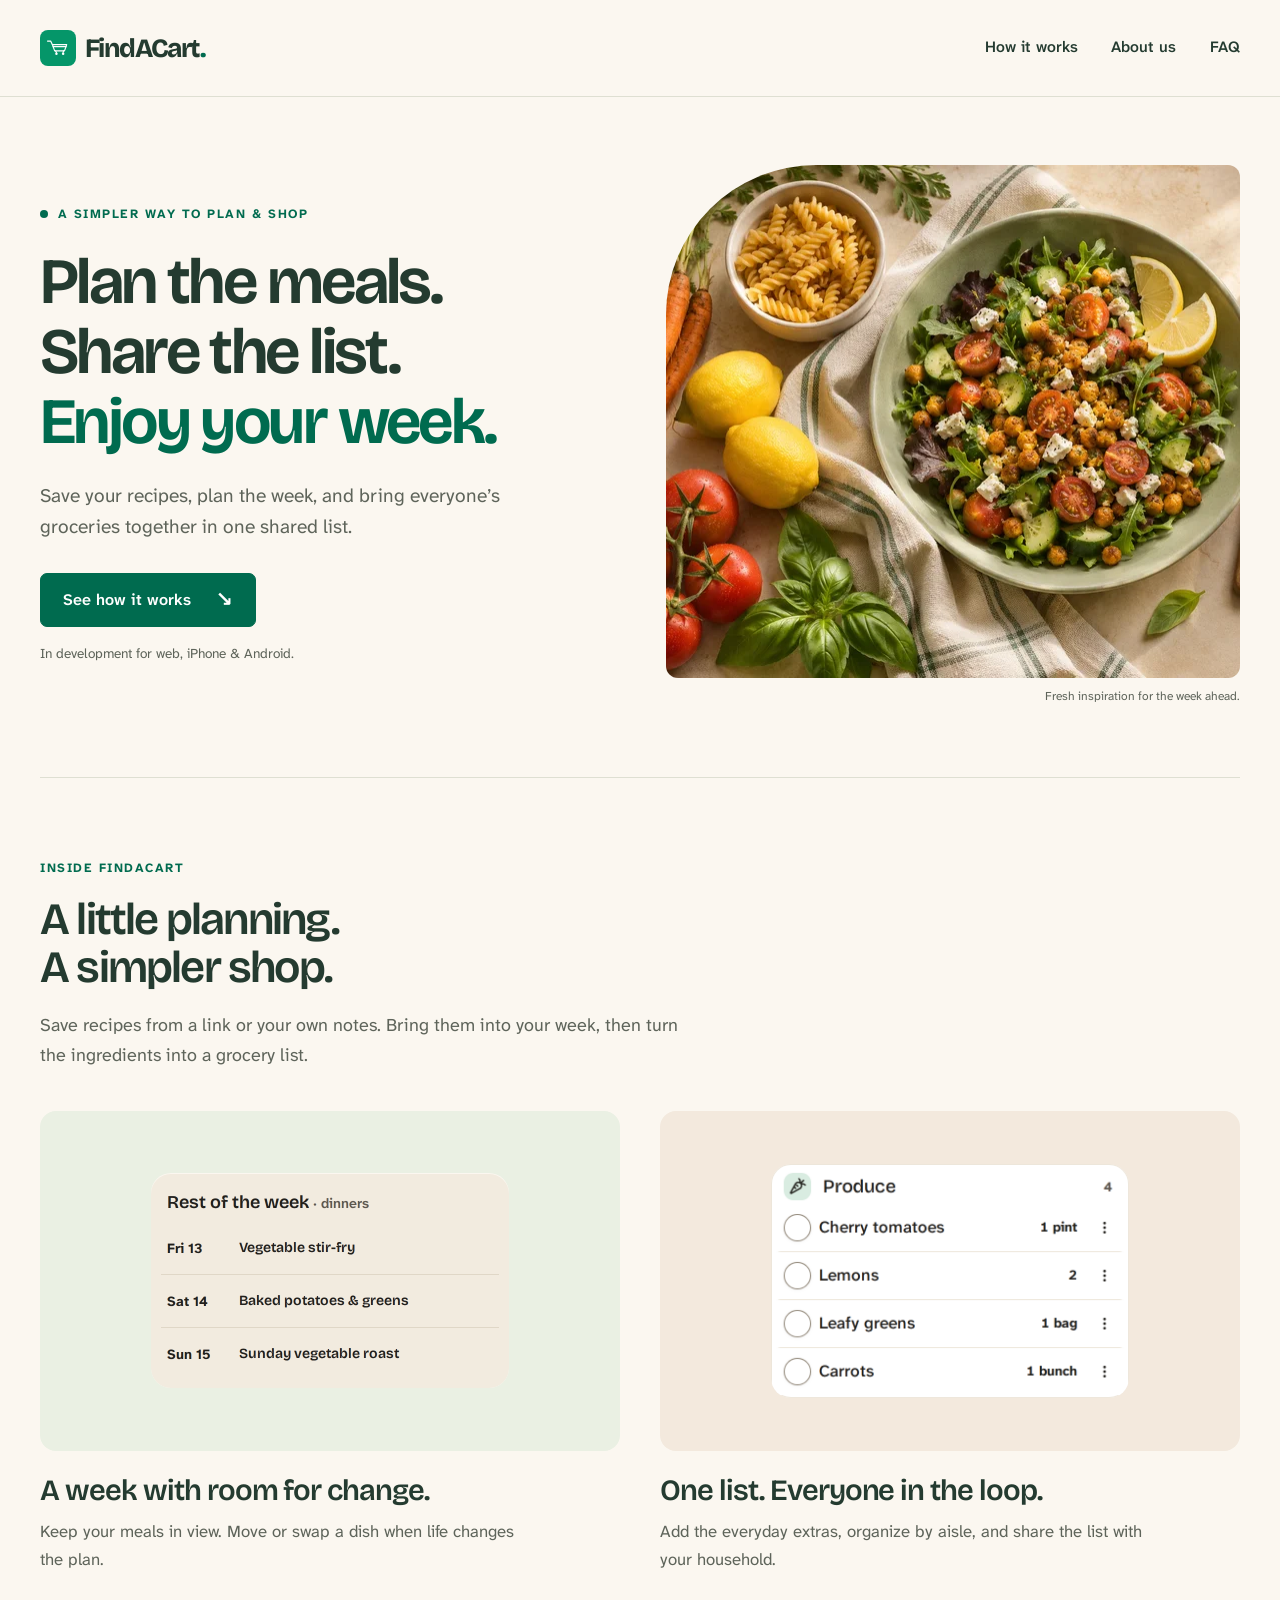
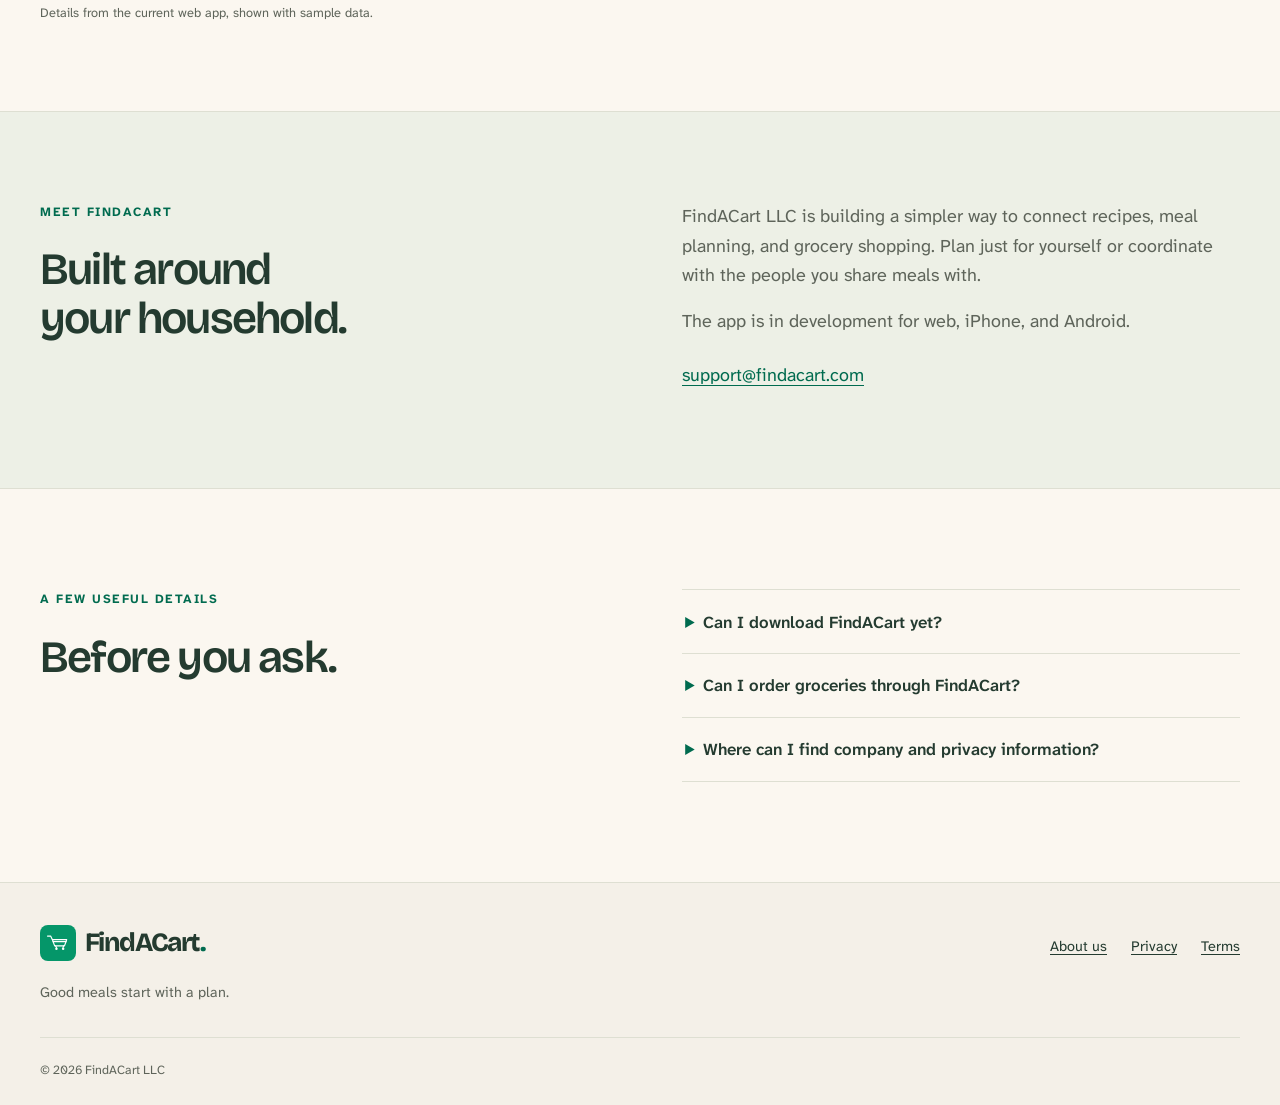
<file: index.html>
<!doctype html>
<html lang="en">
<head>
<meta charset="utf-8">
<meta name="viewport" content="width=device-width, initial-scale=1">
<title>FindACart — Meal planning &amp; shared grocery lists</title>
<meta name="description" content="FindACart brings recipes, weekly meal planning, and shared grocery lists together. Learn about FindACart LLC and our grocery planning app.">
<link rel="canonical" href="https://findacart.com/">
<meta property="og:type" content="website">
<meta property="og:url" content="https://findacart.com/">
<meta property="og:title" content="FindACart — Meal planning &amp; shared grocery lists">
<meta property="og:description" content="FindACart brings recipes, weekly meal planning, and shared grocery lists together. Learn about FindACart LLC and our grocery planning app.">
<meta property="og:site_name" content="FindACart">
<meta property="og:image" content="https://findacart.com/assets/meal-still-life-social.jpg">
<meta property="og:image:alt" content="A chickpea salad and fresh ingredients on a cream tabletop. Original illustrative food image.">
<meta name="twitter:card" content="summary_large_image">
<meta name="theme-color" content="#fbf7f0">
<link rel="icon" href="/favicon.svg" type="image/svg+xml">
<link rel="apple-touch-icon" href="/apple-touch-icon.png">
<link rel="preload" href="/fonts/AtkinsonHyperlegibleNext-variable.woff2" as="font" type="font/woff2" crossorigin>
<link rel="preload" href="/fonts/BricolageGrotesque-variable.woff2" as="font" type="font/woff2" crossorigin>
<link rel="stylesheet" href="/styles.css">
</head>
<body>
<a class="skip-link" href="#main">Skip to content</a>
<header class="site-header">
  <div class="wrap header-inner">
    <a class="brand" href="/" aria-label="FindACart home"><img src="/favicon.svg" alt="" width="36" height="36">FindACart<span class="brand-dot" aria-hidden="true">.</span></a>
    <nav aria-label="Main navigation">
      <a href="/#how-it-works">How it works</a>
      <a href="/#about">About us</a>
      <a href="/#faq">FAQ</a>
    </nav>
  </div>
</header>
<main id="main">
  <section class="hero wrap" aria-labelledby="hero-title">
    <div class="hero-copy">
      <p class="eyebrow"><span class="status-dot" aria-hidden="true"></span> A simpler way to plan &amp; shop</p>
      <h1 id="hero-title">Plan the meals.<br>Share the list.<br><span>Enjoy your week.</span></h1>
      <p class="hero-description">Save your recipes, plan the week, and bring everyone’s groceries together in one shared list.</p>
      <a class="button" href="#how-it-works">See how it works <span aria-hidden="true">↘</span></a>
      <p class="launch-note">In development for web, iPhone &amp; Android.</p>
    </div>
    <figure class="hero-visual">
      <img class="hero-photo" src="/assets/meal-still-life.webp" srcset="/assets/meal-still-life-small.webp 768w, /assets/meal-still-life.webp 1536w" sizes="(max-width: 760px) calc(100vw - 40px), 50vw" width="1536" height="1024" fetchpriority="high" alt="Chickpea salad with tomatoes and leafy greens, surrounded by fresh carrots, lemons, basil and pasta.">
      <figcaption>Fresh inspiration for the week ahead.</figcaption>
    </figure>
  </section>

  <section class="wrap product-section" id="how-it-works" aria-labelledby="product-title">
    <div class="section-intro">
      <p class="eyebrow">Inside FindACart</p>
      <h2 id="product-title">A little planning.<br>A simpler shop.</h2>
      <p>Save recipes from a link or your own notes. Bring them into your week, then turn the ingredients into a grocery list.</p>
    </div>
    <div class="product-grid">
      <article class="product-feature">
        <figure class="product-visual planner-visual">
          <img class="product-detail" src="/assets/meal-planner-detail.webp" width="358" height="215" alt="Current meal planner detail showing three upcoming dinners: vegetable stir-fry, baked potatoes and greens, and a Sunday vegetable roast.">
        </figure>
        <h3>A week with room for change.</h3>
        <p>Keep your meals in view. Move or swap a dish when life changes the plan.</p>
      </article>
      <article class="product-feature">
        <figure class="product-visual shopping-visual">
          <img class="product-detail" src="/assets/shopping-list-detail.webp" width="366" height="239" alt="Current shopping list detail showing tomatoes, lemons, leafy greens and carrots in the Produce aisle.">
        </figure>
        <h3>One list. Everyone in the loop.</h3>
        <p>Add the everyday extras, organize by aisle, and share the list with your household.</p>
      </article>
    </div>
    <p class="preview-note">Details from the current web app, shown with sample data.</p>
  </section>

  <section class="company-section" id="about" aria-labelledby="about-title"><div class="wrap company-grid">
    <div><p class="eyebrow">Meet FindACart</p><h2 id="about-title">Built around<br>your household.</h2></div>
    <div class="company-copy"><p>FindACart LLC is building a simpler way to connect recipes, meal planning, and grocery shopping. Plan just for yourself or coordinate with the people you share meals with.</p><p>The app is in development for web, iPhone, and Android.</p><p class="company-email"><a href="mailto:support@findacart.com">support@findacart.com</a></p></div>
  </div></section>

  <section class="wrap faq-section" id="faq" aria-labelledby="faq-title"><div><p class="eyebrow">A few useful details</p><h2 id="faq-title">Before you ask.</h2></div><div class="faq-list">
    <details><summary>Can I download FindACart yet?</summary><p>Not yet. FindACart is in development for the web, iPhone, and Android. We’ll publish availability here when the app is ready. There is no public download or signup at this time.</p></details>
    <details><summary>Can I order groceries through FindACart?</summary><p>Not today. FindACart is for planning meals and organizing shopping lists. Grocery ordering and delivery are not currently available.</p></details>
    <details><summary>Where can I find company and privacy information?</summary><p>FindACart is built by FindACart LLC. Read our <a href="/privacy/">Privacy Policy</a> and <a href="/terms/">Terms of Service</a>. Company email: <a href="mailto:support@findacart.com">support@findacart.com</a>.</p></details>
  </div></section>

</main>
<footer class="site-footer">
  <div class="wrap footer-top">
    <div><a class="brand" href="/"><img src="/favicon.svg" alt="" width="32" height="32">FindACart<span class="brand-dot" aria-hidden="true">.</span></a><p>Good meals start with a plan.</p></div>
    <nav aria-label="Company and legal information">
      <a href="/#about">About us</a><a href="/privacy/">Privacy</a><a href="/terms/">Terms</a>
    </nav>
  </div>
  <div class="wrap footer-bottom"><p>&copy; 2026 FindACart LLC</p></div>
</footer>
</body>
</html>
</file>
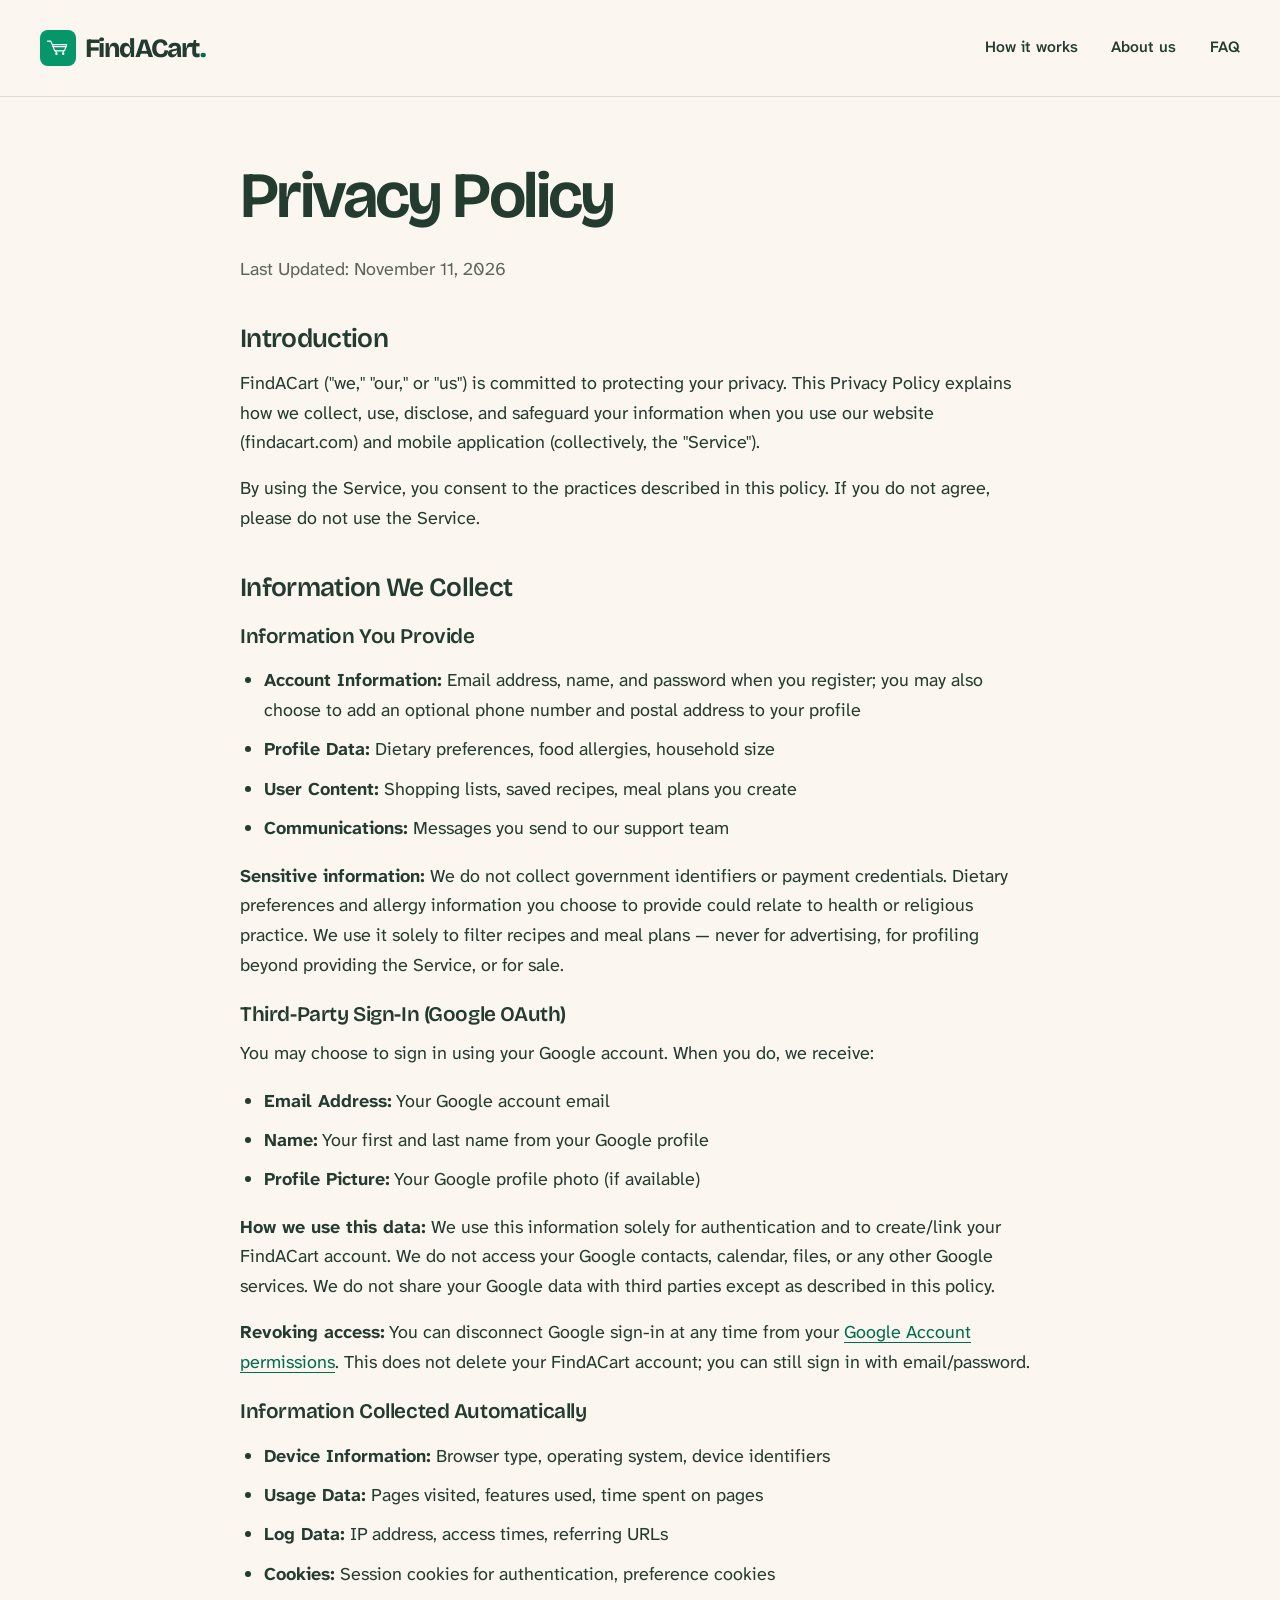
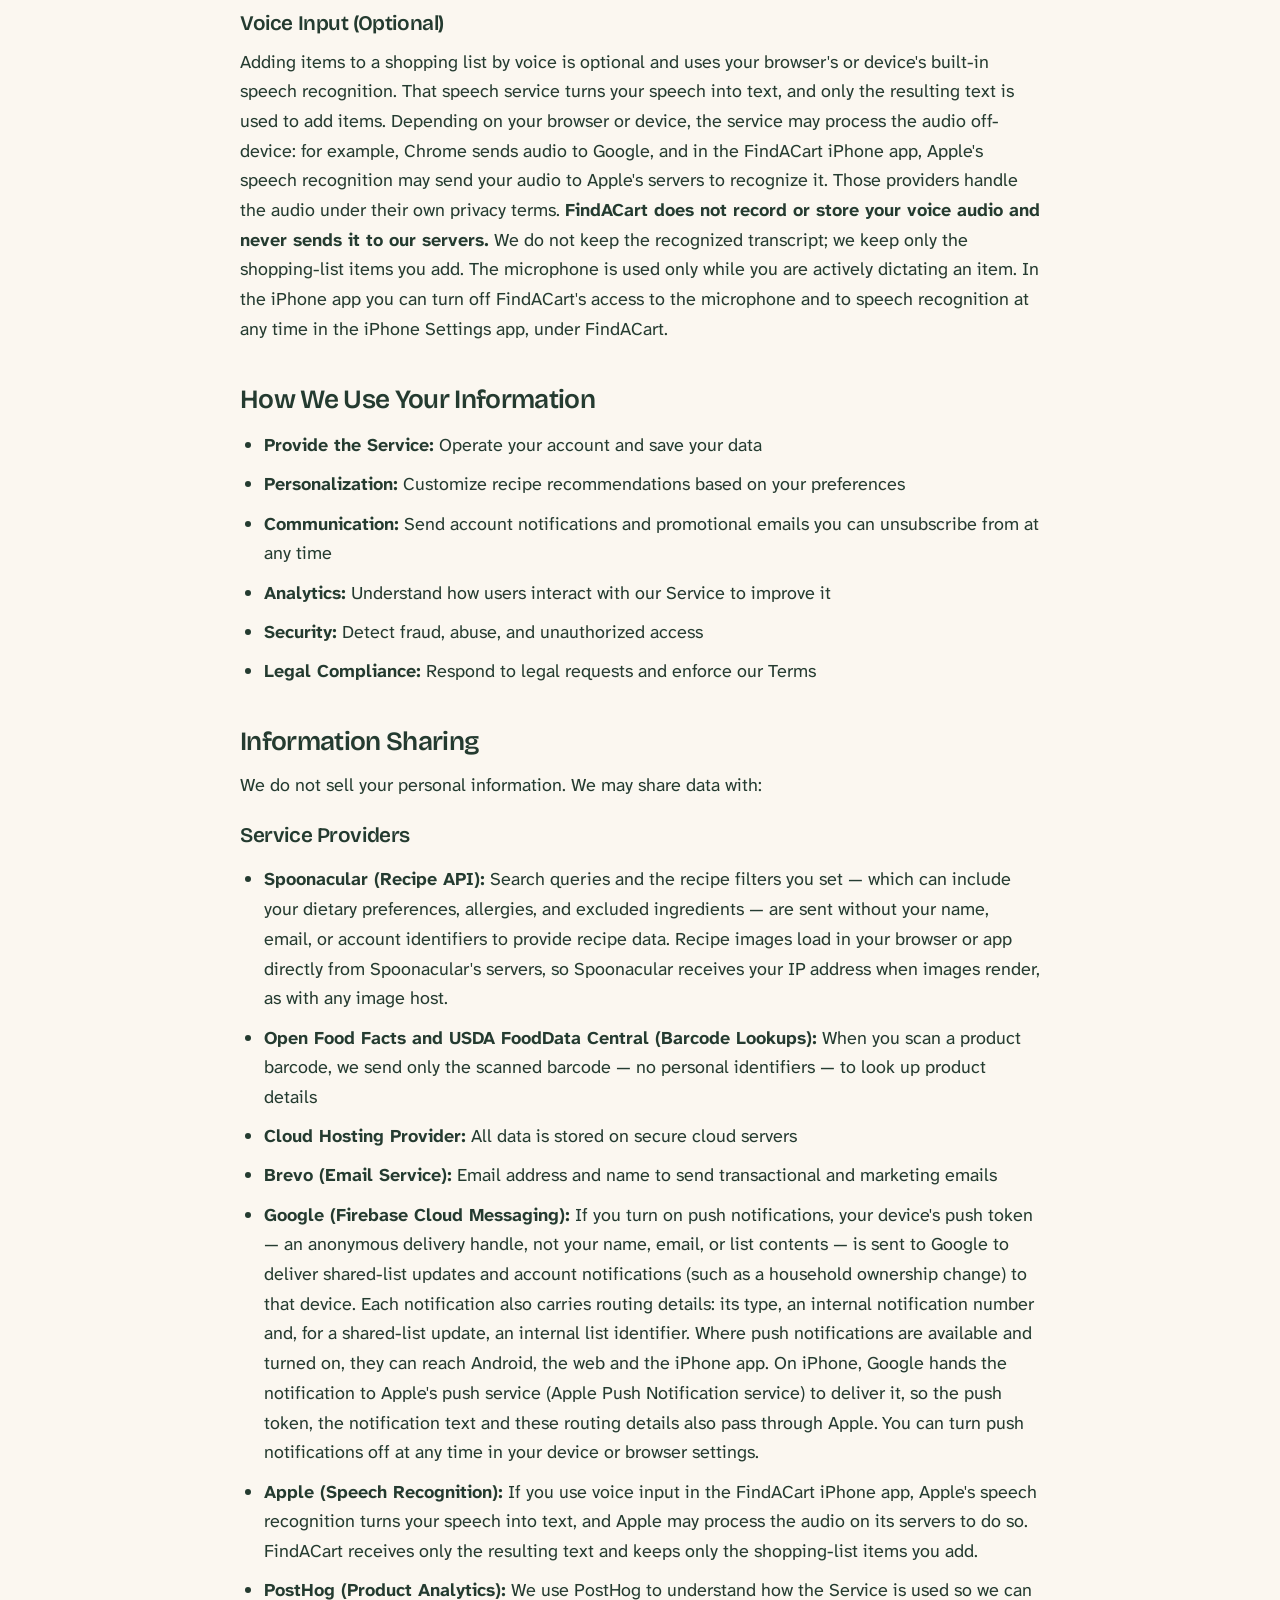
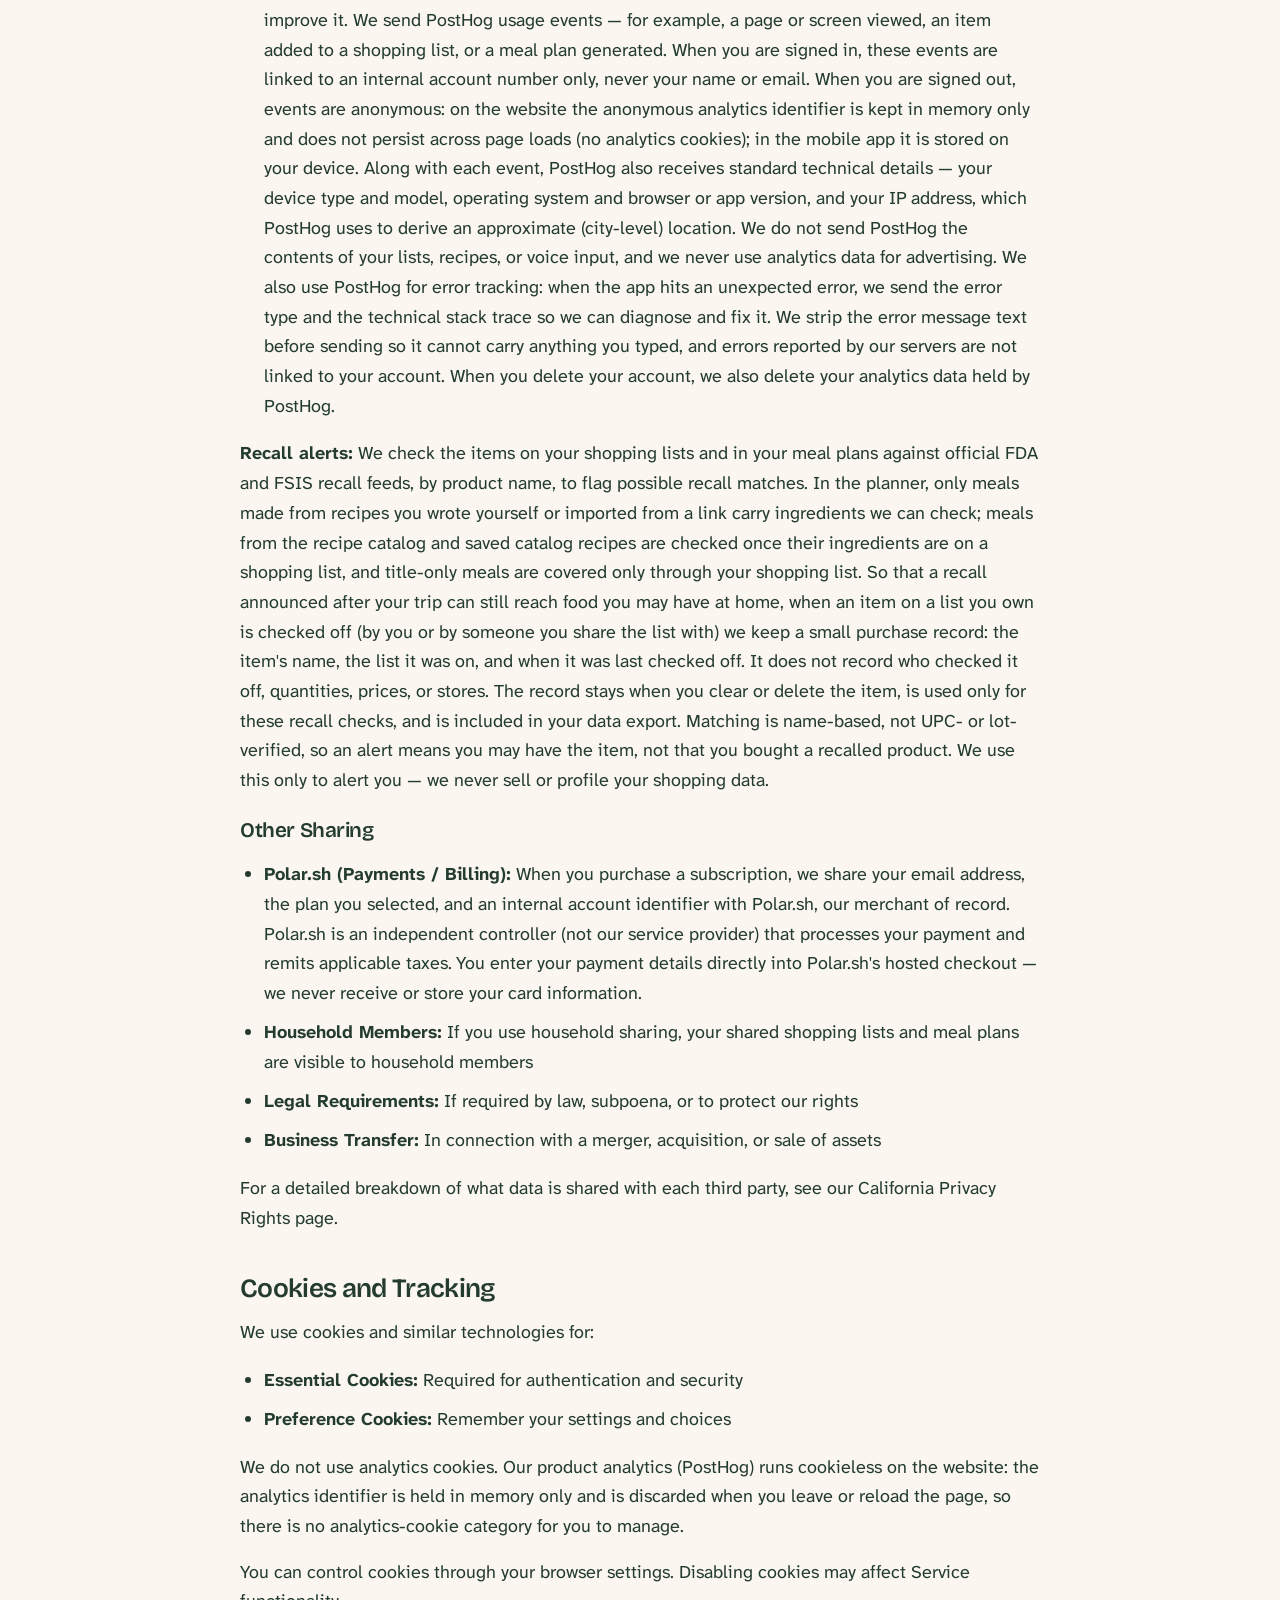
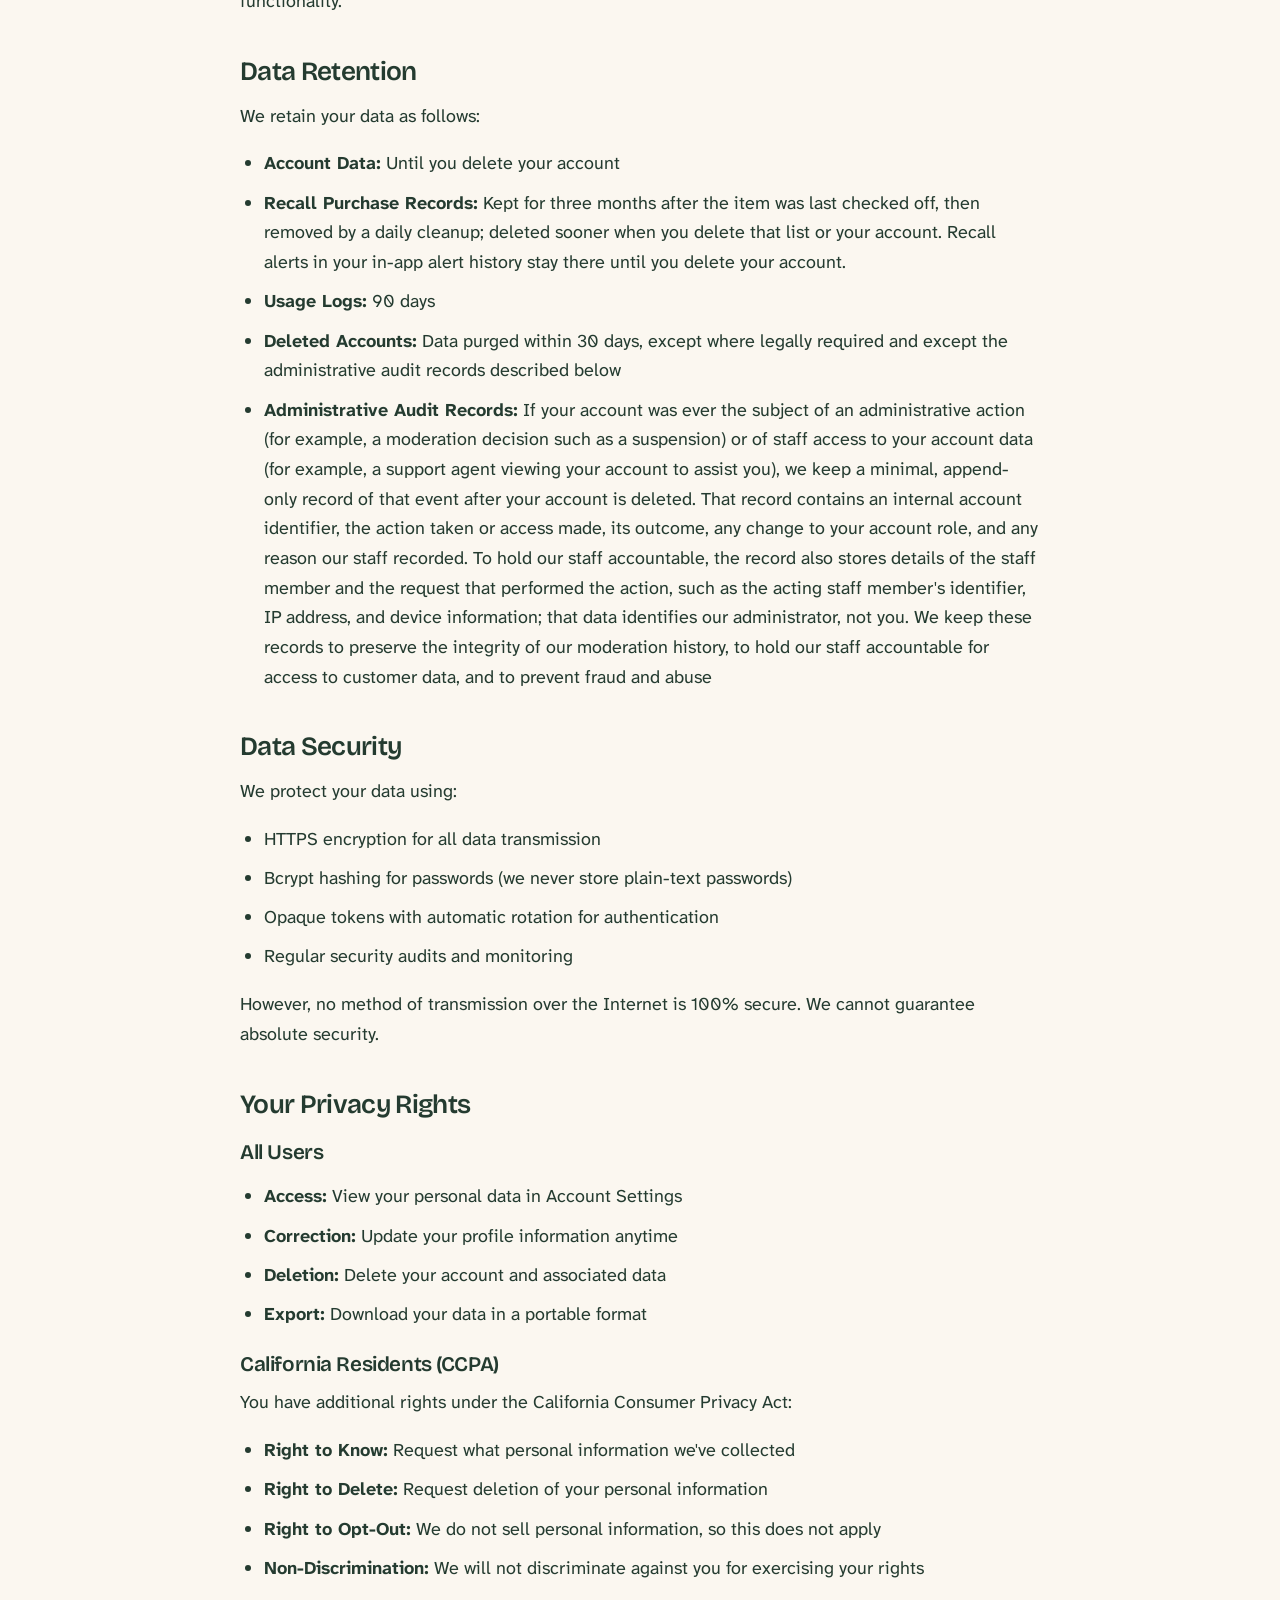
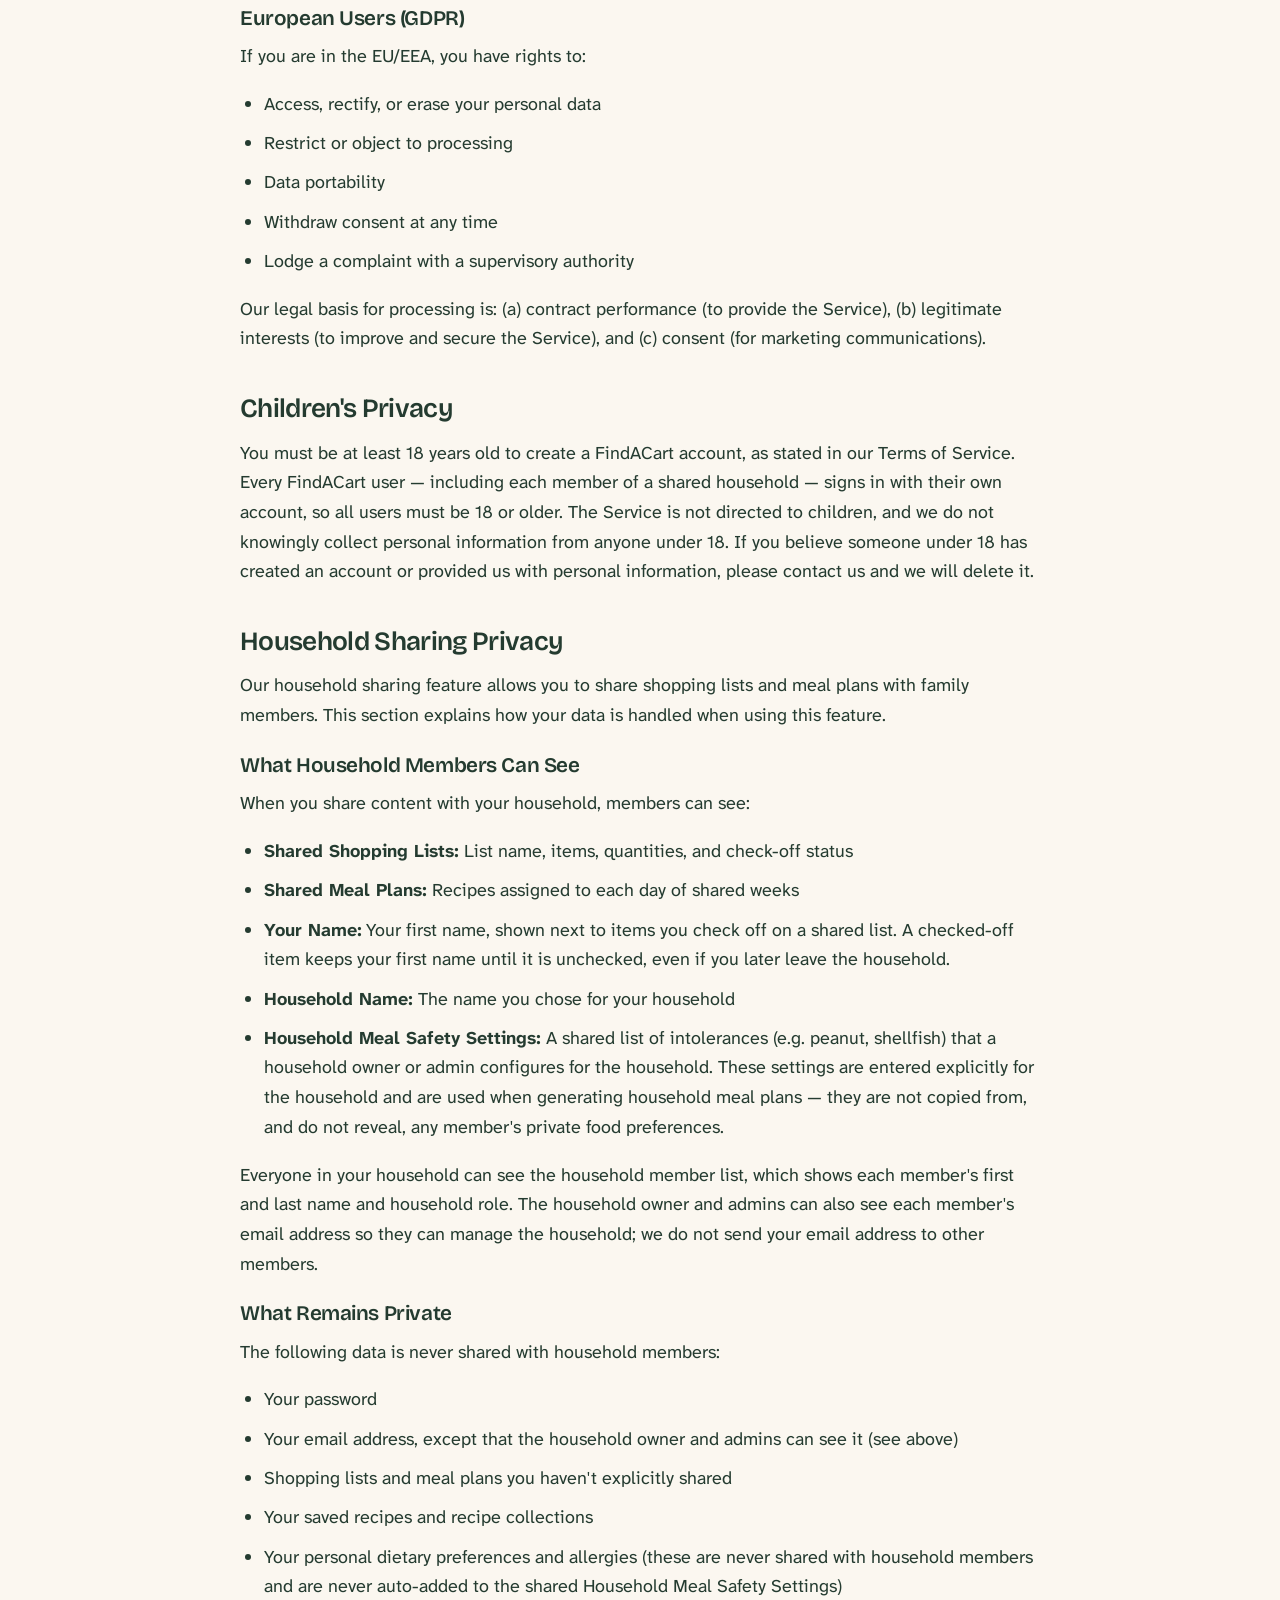
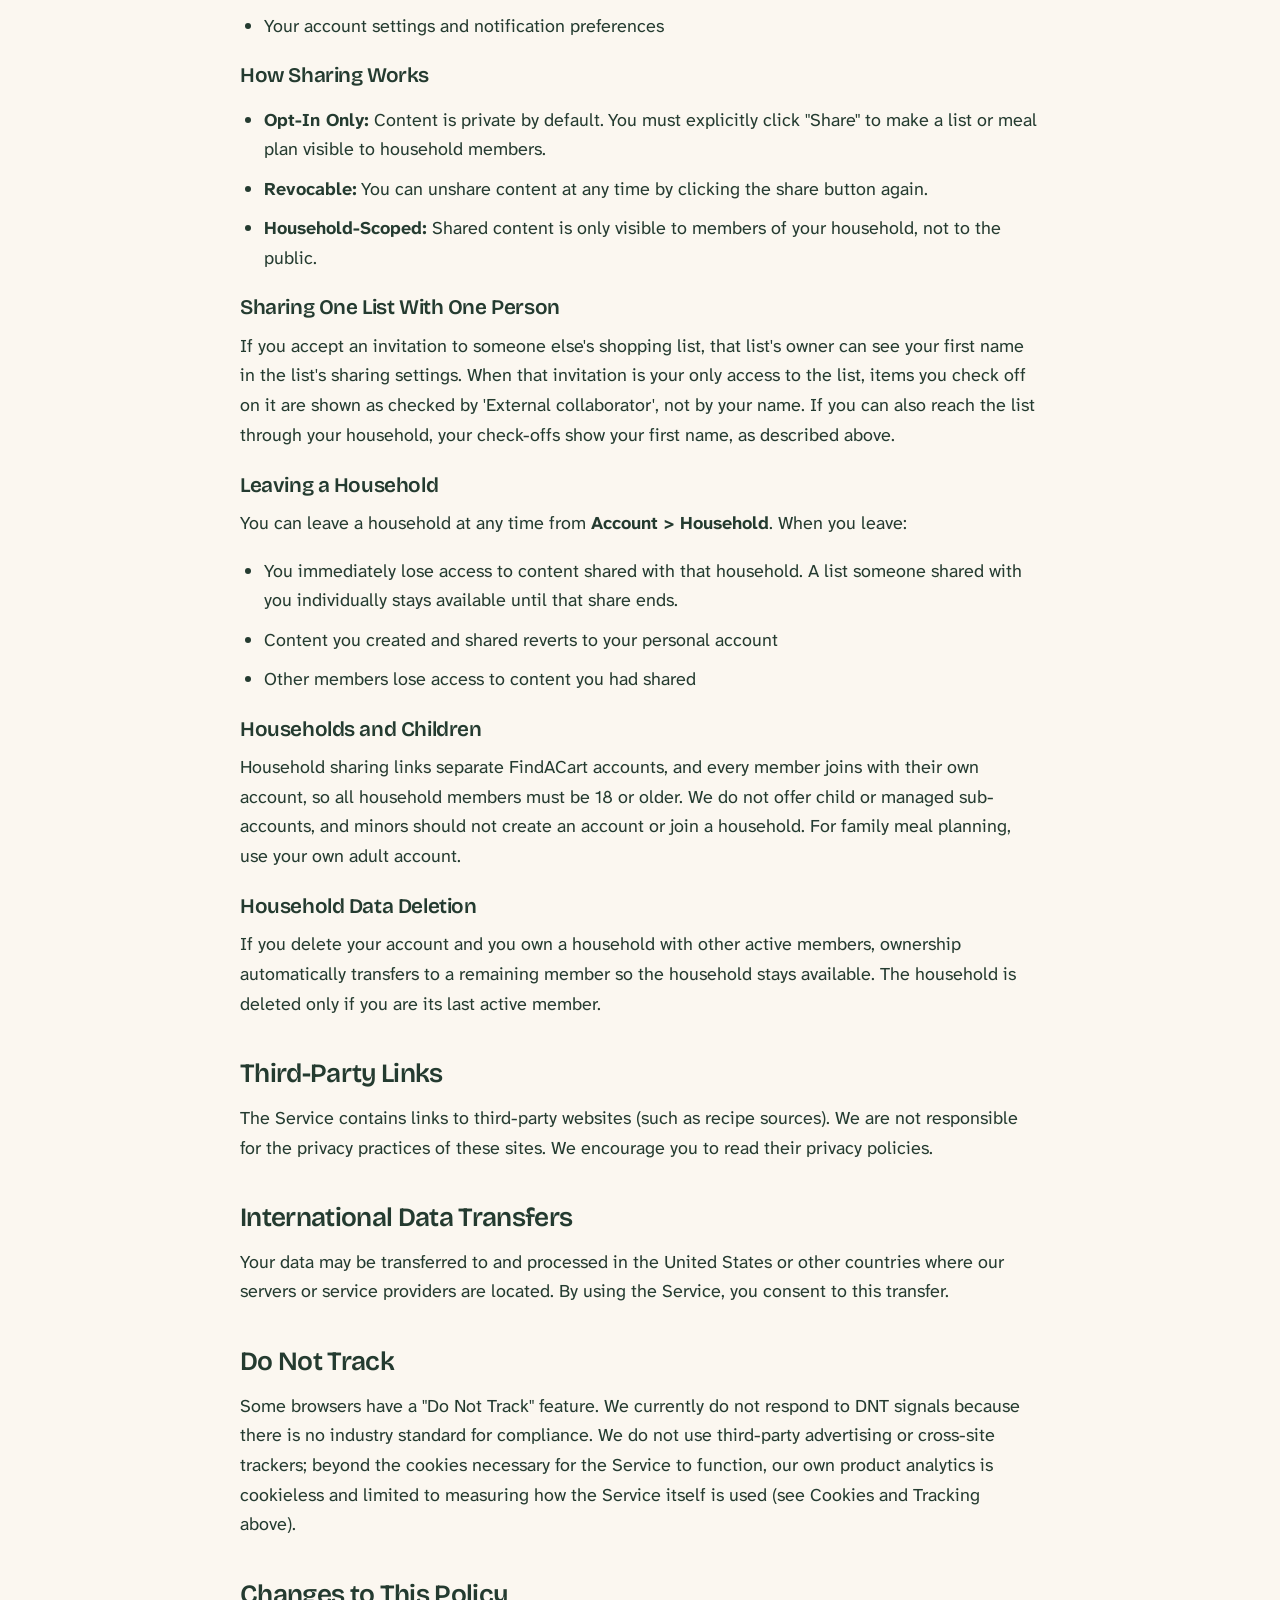
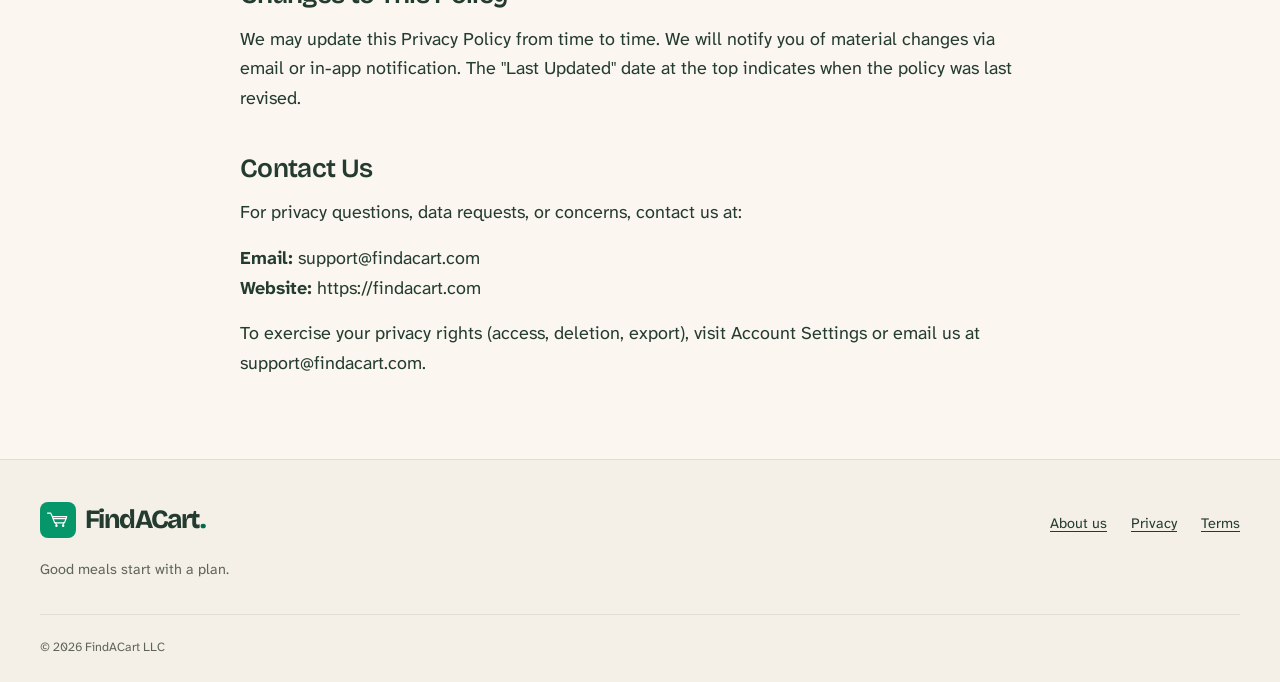
<file: privacy/index.html>
<!doctype html>
<html lang="en">
<head>
<meta charset="utf-8">
<meta name="viewport" content="width=device-width, initial-scale=1">
<title>Privacy Policy - FindACart</title>
<meta name="description" content="Read FindACart's Privacy Policy to understand how we collect, use, and protect your personal data. Covers our website and mobile app.">
<meta name="robots" content="index, follow">
<link rel="canonical" href="https://findacart.com/privacy/">
<meta property="og:type" content="website">
<meta property="og:url" content="https://findacart.com/privacy/">
<meta property="og:title" content="Privacy Policy - FindACart">
<meta property="og:description" content="Read FindACart's Privacy Policy to understand how we collect, use, and protect your personal data. Covers our website and mobile app.">
<meta property="og:site_name" content="FindACart">
<meta name="theme-color" content="#fbf7f0">
<link rel="icon" href="/favicon.svg" type="image/svg+xml">
<link rel="apple-touch-icon" href="/apple-touch-icon.png">
<link rel="preload" href="/fonts/AtkinsonHyperlegibleNext-variable.woff2" as="font" type="font/woff2" crossorigin>
<link rel="stylesheet" href="/styles.css">
</head>
<body>
<a class="skip-link" href="#main">Skip to content</a>
<header class="site-header">
  <div class="wrap header-inner">
    <a class="brand" href="/" aria-label="FindACart home"><img src="/favicon.svg" alt="" width="36" height="36">FindACart<span class="brand-dot" aria-hidden="true">.</span></a>
    <nav aria-label="Main navigation">
      <a href="/#how-it-works">How it works</a>
      <a href="/#about">About us</a>
      <a href="/#faq">FAQ</a>
    </nav>
  </div>
</header>
<main id="main" class="wrap document-page">
<h1>Privacy Policy</h1>
	<p>Last Updated: November 11, 2026</p>
	<div>
		<section>
			<h2>Introduction</h2>
			<p>
				FindACart ("we," "our," or "us") is committed to protecting your privacy. This Privacy
				Policy explains how we collect, use, disclose, and safeguard your information when you use
				our website (findacart.com) and mobile application (collectively, the "Service").
			</p>
			<p>
				By using the Service, you consent to the practices described in this policy. If you do not
				agree, please do not use the Service.
			</p>
		</section>
		<section>
			<h2>Information We Collect</h2>
			<h3>Information You Provide</h3>
			<ul>
				<li>
					<strong>Account Information:</strong> Email address, name, and password when you register; you
					may also choose to add an optional phone number and postal address to your profile
				</li>
				<li><strong>Profile Data:</strong> Dietary preferences, food allergies, household size</li>
				<li><strong>User Content:</strong> Shopping lists, saved recipes, meal plans you create</li>
				<li><strong>Communications:</strong> Messages you send to our support team</li>
			</ul>
			<p>
				<strong>Sensitive information:</strong> We do not collect government identifiers or payment credentials.
				Dietary preferences and allergy information you choose to provide could relate to health or religious
				practice. We use it solely to filter recipes and meal plans — never for advertising, for profiling
				beyond providing the Service, or for sale.
			</p>
			<h3>Third-Party Sign-In (Google OAuth)</h3>
			<p>You may choose to sign in using your Google account. When you do, we receive:</p>
			<ul>
				<li><strong>Email Address:</strong> Your Google account email</li>
				<li><strong>Name:</strong> Your first and last name from your Google profile</li>
				<li><strong>Profile Picture:</strong> Your Google profile photo (if available)</li>
			</ul>
			<p>
				<strong>How we use this data:</strong> We use this information solely for authentication and to
				create/link your FindACart account. We do not access your Google contacts, calendar, files, or
				any other Google services. We do not share your Google data with third parties except as described
				in this policy.
			</p>
			<p>
				<strong>Revoking access:</strong> You can disconnect Google sign-in at any time from your
				<a href="https://myaccount.google.com/permissions" rel="noopener">Google Account permissions</a>. This does not delete your FindACart account; you can still sign in with email/password.
			</p>
			<h3>Information Collected Automatically</h3>
			<ul>
				<li>
					<strong>Device Information:</strong> Browser type, operating system, device identifiers
				</li>
				<li><strong>Usage Data:</strong> Pages visited, features used, time spent on pages</li>
				<li><strong>Log Data:</strong> IP address, access times, referring URLs</li>
				<li><strong>Cookies:</strong> Session cookies for authentication, preference cookies</li>
			</ul>
			<h3>Voice Input (Optional)</h3>
			<p>
				Adding items to a shopping list by voice is optional and uses your browser's or device's
				built-in speech recognition. That speech service turns your speech into text, and only the
				resulting text is used to add items. Depending on your browser or device, the service may
				process the audio off-device: for example, Chrome sends audio to Google, and in the
				FindACart iPhone app, Apple's speech recognition may send your audio to Apple's servers to
				recognize it. Those providers handle the audio under their own privacy terms.
				<strong>FindACart does not record or store your voice audio and never sends it to our servers.</strong>
				We do not keep the recognized transcript; we keep only the shopping-list items you add. The microphone
				is used only while you are actively dictating an item. In the iPhone app you can turn off FindACart's
				access to the microphone and to speech recognition at any time in the iPhone Settings app, under
				FindACart.
			</p>
		</section>
		<section>
			<h2>How We Use Your Information</h2>
			<ul>
				<li>
					<strong>Provide the Service:</strong> Operate your account and save your data
				</li>
				<li>
					<strong>Personalization:</strong> Customize recipe recommendations based on your preferences
				</li>
				<li>
					<strong>Communication:</strong> Send account notifications and promotional emails you can unsubscribe
					from at any time
				</li>
				<li>
					<strong>Analytics:</strong> Understand how users interact with our Service to improve it
				</li>
				<li><strong>Security:</strong> Detect fraud, abuse, and unauthorized access</li>
				<li><strong>Legal Compliance:</strong> Respond to legal requests and enforce our Terms</li>
			</ul>
		</section>
		<section>
			<h2>Information Sharing</h2>
			<p>We do not sell your personal information. We may share data with:</p>
			<h3>Service Providers</h3>
			<ul>
				<li>
					<strong>Spoonacular (Recipe API):</strong> Search queries and the recipe filters you set — which
					can include your dietary preferences, allergies, and excluded ingredients — are sent without
					your name, email, or account identifiers to provide recipe data. Recipe images load in your
					browser or app directly from Spoonacular's servers, so Spoonacular receives your IP address
					when images render, as with any image host.
				</li>
				<li>
					<strong>Open Food Facts and USDA FoodData Central (Barcode Lookups):</strong> When you scan
					a product barcode, we send only the scanned barcode — no personal identifiers — to look up product
					details
				</li>
				<li><strong>Cloud Hosting Provider:</strong> All data is stored on secure cloud servers</li>
				<li>
					<strong>Brevo (Email Service):</strong> Email address and name to send transactional and marketing
					emails
				</li>
				<li>
					<strong>Google (Firebase Cloud Messaging):</strong> If you turn on push notifications, your
					device's push token — an anonymous delivery handle, not your name, email, or list contents —
					is sent to Google to deliver shared-list updates and account notifications (such as a household
					ownership change) to that device. Each notification also carries routing details: its type,
					an internal notification number and, for a shared-list update, an internal list identifier.
					Where push notifications are available and turned on, they can reach Android, the web and the
					iPhone app. On iPhone, Google hands the notification to Apple's push service (Apple Push Notification
					service) to deliver it, so the push token, the notification text and these routing details also
					pass through Apple. You can turn push notifications off at any time in your device or browser
					settings.
				</li>
				<li>
					<strong>Apple (Speech Recognition):</strong> If you use voice input in the FindACart iPhone
					app, Apple's speech recognition turns your speech into text, and Apple may process the audio
					on its servers to do so. FindACart receives only the resulting text and keeps only the shopping-list
					items you add.
				</li>
				<li>
					<strong>PostHog (Product Analytics):</strong> We use PostHog to understand how the Service is
					used so we can improve it. We send PostHog usage events — for example, a page or screen viewed,
					an item added to a shopping list, or a meal plan generated. When you are signed in, these events
					are linked to an internal account number only, never your name or email. When you are signed
					out, events are anonymous: on the website the anonymous analytics identifier is kept in memory
					only and does not persist across page loads (no analytics cookies); in the mobile app it is
					stored on your device. Along with each event, PostHog also receives standard technical details
					— your device type and model, operating system and browser or app version, and your IP address,
					which PostHog uses to derive an approximate (city-level) location. We do not send PostHog the
					contents of your lists, recipes, or voice input, and we never use analytics data for advertising.
					We also use PostHog for error tracking: when the app hits an unexpected error, we send the error
					type and the technical stack trace so we can diagnose and fix it. We strip the error message
					text before sending so it cannot carry anything you typed, and errors reported by our servers
					are not linked to your account. When you delete your account, we also delete your analytics
					data held by PostHog.
				</li>
			</ul>
			<p>
				<strong>Recall alerts:</strong> We check the items on your shopping lists and in your meal plans
				against official FDA and FSIS recall feeds, by product name, to flag possible recall matches.
				In the planner, only meals made from recipes you wrote yourself or imported from a link carry
				ingredients we can check; meals from the recipe catalog and saved catalog recipes are checked
				once their ingredients are on a shopping list, and title-only meals are covered only through your
				shopping list. So that a recall announced after your trip can still reach food you may have at
				home, when an item on a list you own is checked off (by you or by someone you share the list with)
				we keep a small purchase record: the item's name, the list it was on, and when it was last checked
				off. It does not record who checked it off, quantities, prices, or stores. The record stays when
				you clear or delete the item, is used only for these recall checks, and is included in your data
				export. Matching is name-based, not UPC- or lot-verified, so an alert means you may have the item,
				not that you bought a recalled product. We use this only to alert you — we never sell or profile
				your shopping data.
			</p>
			<h3>Other Sharing</h3>
			<ul>
				<li>
					<strong>Polar.sh (Payments / Billing):</strong> When you purchase a subscription, we share your
					email address, the plan you selected, and an internal account identifier with Polar.sh, our
					merchant of record. Polar.sh is an independent controller (not our service provider) that processes
					your payment and remits applicable taxes. You enter your payment details directly into Polar.sh's
					hosted checkout — we never receive or store your card information.
				</li>
				<li>
					<strong>Household Members:</strong> If you use household sharing, your shared shopping lists
					and meal plans are visible to household members
				</li>
				<li>
					<strong>Legal Requirements:</strong> If required by law, subpoena, or to protect our rights
				</li>
				<li>
					<strong>Business Transfer:</strong> In connection with a merger, acquisition, or sale of assets
				</li>
			</ul>
			<p>
				For a detailed breakdown of what data is shared with each third party, see our
				California Privacy Rights page.
			</p>
		</section>
		<section>
			<h2>Cookies and Tracking</h2>
			<p>We use cookies and similar technologies for:</p>
			<ul>
				<li><strong>Essential Cookies:</strong> Required for authentication and security</li>
				<li><strong>Preference Cookies:</strong> Remember your settings and choices</li>
			</ul>
			<p>
				We do not use analytics cookies. Our product analytics (PostHog) runs cookieless on the
				website: the analytics identifier is held in memory only and is discarded when you leave or
				reload the page, so there is no analytics-cookie category for you to manage.
			</p>
			<p>
				You can control cookies through your browser settings. Disabling cookies may affect Service
				functionality.
			</p>
		</section>
		<section>
			<h2>Data Retention</h2>
			<p>We retain your data as follows:</p>
			<ul>
				<li><strong>Account Data:</strong> Until you delete your account</li>
				<li>
					<strong>Recall Purchase Records:</strong> Kept for three months after the item was last checked
					off, then removed by a daily cleanup; deleted sooner when you delete that list or your account.
					Recall alerts in your in-app alert history stay there until you delete your account.
				</li>
				<li><strong>Usage Logs:</strong> 90 days</li>
				<li>
					<strong>Deleted Accounts:</strong> Data purged within 30 days, except where legally required
					and except the administrative audit records described below
				</li>
				<li>
					<strong>Administrative Audit Records:</strong> If your account was ever the subject of an administrative
					action (for example, a moderation decision such as a suspension) or of staff access to your
					account data (for example, a support agent viewing your account to assist you), we keep a minimal,
					append-only record of that event after your account is deleted. That record contains an internal
					account identifier, the action taken or access made, its outcome, any change to your account
					role, and any reason our staff recorded. To hold our staff accountable, the record also stores
					details of the staff member and the request that performed the action, such as the acting staff
					member's identifier, IP address, and device information; that data identifies our administrator,
					not you. We keep these records to preserve the integrity of our moderation history, to hold
					our staff accountable for access to customer data, and to prevent fraud and abuse
				</li>
			</ul>
		</section>
		<section>
			<h2>Data Security</h2>
			<p>We protect your data using:</p>
			<ul>
				<li>HTTPS encryption for all data transmission</li>
				<li>Bcrypt hashing for passwords (we never store plain-text passwords)</li>
				<li>Opaque tokens with automatic rotation for authentication</li>
				<li>Regular security audits and monitoring</li>
			</ul>
			<p>
				However, no method of transmission over the Internet is 100% secure. We cannot guarantee
				absolute security.
			</p>
		</section>
		<section>
			<h2>Your Privacy Rights</h2>
			<h3>All Users</h3>
			<ul>
				<li><strong>Access:</strong> View your personal data in Account Settings</li>
				<li><strong>Correction:</strong> Update your profile information anytime</li>
				<li><strong>Deletion:</strong> Delete your account and associated data</li>
				<li><strong>Export:</strong> Download your data in a portable format</li>
			</ul>
			<h3>California Residents (CCPA)</h3>
			<p>You have additional rights under the California Consumer Privacy Act:</p>
			<ul>
				<li><strong>Right to Know:</strong> Request what personal information we've collected</li>
				<li><strong>Right to Delete:</strong> Request deletion of your personal information</li>
				<li>
					<strong>Right to Opt-Out:</strong> We do not sell personal information, so this does not apply
				</li>
				<li>
					<strong>Non-Discrimination:</strong> We will not discriminate against you for exercising your
					rights
				</li>
			</ul>
			<h3>European Users (GDPR)</h3>
			<p>If you are in the EU/EEA, you have rights to:</p>
			<ul>
				<li>Access, rectify, or erase your personal data</li>
				<li>Restrict or object to processing</li>
				<li>Data portability</li>
				<li>Withdraw consent at any time</li>
				<li>Lodge a complaint with a supervisory authority</li>
			</ul>
			<p>
				Our legal basis for processing is: (a) contract performance (to provide the Service), (b)
				legitimate interests (to improve and secure the Service), and (c) consent (for marketing
				communications).
			</p>
		</section>
		<section>
			<h2>Children's Privacy</h2>
			<p>
				You must be at least 18 years old to create a FindACart account, as stated in our Terms of
				Service. Every FindACart user — including each member of a shared household — signs in with
				their own account, so all users must be 18 or older. The Service is not directed to
				children, and we do not knowingly collect personal information from anyone under 18. If you
				believe someone under 18 has created an account or provided us with personal information,
				please contact us and we will delete it.
			</p>
		</section>
		<section>
			<h2>Household Sharing Privacy</h2>
			<p>
				Our household sharing feature allows you to share shopping lists and meal plans with family
				members. This section explains how your data is handled when using this feature.
			</p>
			<h3>What Household Members Can See</h3>
			<p>When you share content with your household, members can see:</p>
			<ul>
				<li>
					<strong>Shared Shopping Lists:</strong> List name, items, quantities, and check-off status
				</li>
				<li><strong>Shared Meal Plans:</strong> Recipes assigned to each day of shared weeks</li>
				<li>
					<strong>Your Name:</strong> Your first name, shown next to items you check off on a shared list.
					A checked-off item keeps your first name until it is unchecked, even if you later leave the
					household.
				</li>
				<li><strong>Household Name:</strong> The name you chose for your household</li>
				<li>
					<strong>Household Meal Safety Settings:</strong> A shared list of intolerances (e.g. peanut,
					shellfish) that a household owner or admin configures for the household. These settings are
					entered explicitly for the household and are used when generating household meal plans — they
					are not copied from, and do not reveal, any member's private food preferences.
				</li>
			</ul>
			<p>
				Everyone in your household can see the household member list, which shows each member's
				first and last name and household role. The household owner and admins can also see each
				member's email address so they can manage the household; we do not send your email address
				to other members.
			</p>
			<h3>What Remains Private</h3>
			<p>The following data is never shared with household members:</p>
			<ul>
				<li>Your password</li>
				<li>
					Your email address, except that the household owner and admins can see it (see above)
				</li>
				<li>Shopping lists and meal plans you haven't explicitly shared</li>
				<li>Your saved recipes and recipe collections</li>
				<li>
					Your personal dietary preferences and allergies (these are never shared with household
					members and are never auto-added to the shared Household Meal Safety Settings)
				</li>
				<li>Your account settings and notification preferences</li>
			</ul>
			<h3>How Sharing Works</h3>
			<ul>
				<li>
					<strong>Opt-In Only:</strong> Content is private by default. You must explicitly click "Share"
					to make a list or meal plan visible to household members.
				</li>
				<li>
					<strong>Revocable:</strong> You can unshare content at any time by clicking the share button
					again.
				</li>
				<li>
					<strong>Household-Scoped:</strong> Shared content is only visible to members of your household,
					not to the public.
				</li>
			</ul>
			<h3>Sharing One List With One Person</h3>
			<p>
				If you accept an invitation to someone else's shopping list, that list's owner can see your
				first name in the list's sharing settings. When that invitation is your only access to the
				list, items you check off on it are shown as checked by 'External collaborator', not by your
				name. If you can also reach the list through your household, your check-offs show your first
				name, as described above.
			</p>
			<h3>Leaving a Household</h3>
			<p>
				You can leave a household at any time from <strong>Account &gt; Household</strong>. When you
				leave:
			</p>
			<ul>
				<li>
					You immediately lose access to content shared with that household. A list someone shared
					with you individually stays available until that share ends.
				</li>
				<li>Content you created and shared reverts to your personal account</li>
				<li>Other members lose access to content you had shared</li>
			</ul>
			<h3>Households and Children</h3>
			<p>
				Household sharing links separate FindACart accounts, and every member joins with their own
				account, so all household members must be 18 or older. We do not offer child or managed
				sub-accounts, and minors should not create an account or join a household. For family meal
				planning, use your own adult account.
			</p>
			<h3>Household Data Deletion</h3>
			<p>
				If you delete your account and you own a household with other active members, ownership
				automatically transfers to a remaining member so the household stays available. The
				household is deleted only if you are its last active member.
			</p>
		</section>
		<section>
			<h2>Third-Party Links</h2>
			<p>
				The Service contains links to third-party websites (such as recipe sources). We are not
				responsible for the privacy practices of these sites. We encourage you to read their privacy
				policies.
			</p>
		</section>
		<section>
			<h2>International Data Transfers</h2>
			<p>
				Your data may be transferred to and processed in the United States or other countries where
				our servers or service providers are located. By using the Service, you consent to this
				transfer.
			</p>
		</section>
		<section>
			<h2>Do Not Track</h2>
			<p>
				Some browsers have a "Do Not Track" feature. We currently do not respond to DNT signals
				because there is no industry standard for compliance. We do not use third-party advertising
				or cross-site trackers; beyond the cookies necessary for the Service to function, our own
				product analytics is cookieless and limited to measuring how the Service itself is used (see
				Cookies and Tracking above).
			</p>
		</section>
		<section>
			<h2>Changes to This Policy</h2>
			<p>
				We may update this Privacy Policy from time to time. We will notify you of material changes
				via email or in-app notification. The "Last Updated" date at the top indicates when the
				policy was last revised.
			</p>
		</section>
		<section>
			<h2>Contact Us</h2>
			<p>For privacy questions, data requests, or concerns, contact us at:</p>
			<p>
				<strong>Email:</strong> support@findacart.com<br />
				<strong>Website:</strong> https://findacart.com
			</p>
			<p>
				To exercise your privacy rights (access, deletion, export), visit
				Account Settings
				or email us at support@findacart.com.
			</p>
		</section>
	</div>

</main>
<footer class="site-footer">
  <div class="wrap footer-top">
    <div><a class="brand" href="/"><img src="/favicon.svg" alt="" width="32" height="32">FindACart<span class="brand-dot" aria-hidden="true">.</span></a><p>Good meals start with a plan.</p></div>
    <nav aria-label="Company and legal information">
      <a href="/#about">About us</a><a href="/privacy/">Privacy</a><a href="/terms/">Terms</a>
    </nav>
  </div>
  <div class="wrap footer-bottom"><p>&copy; 2026 FindACart LLC</p></div>
</footer>
</body>
</html>
</file>
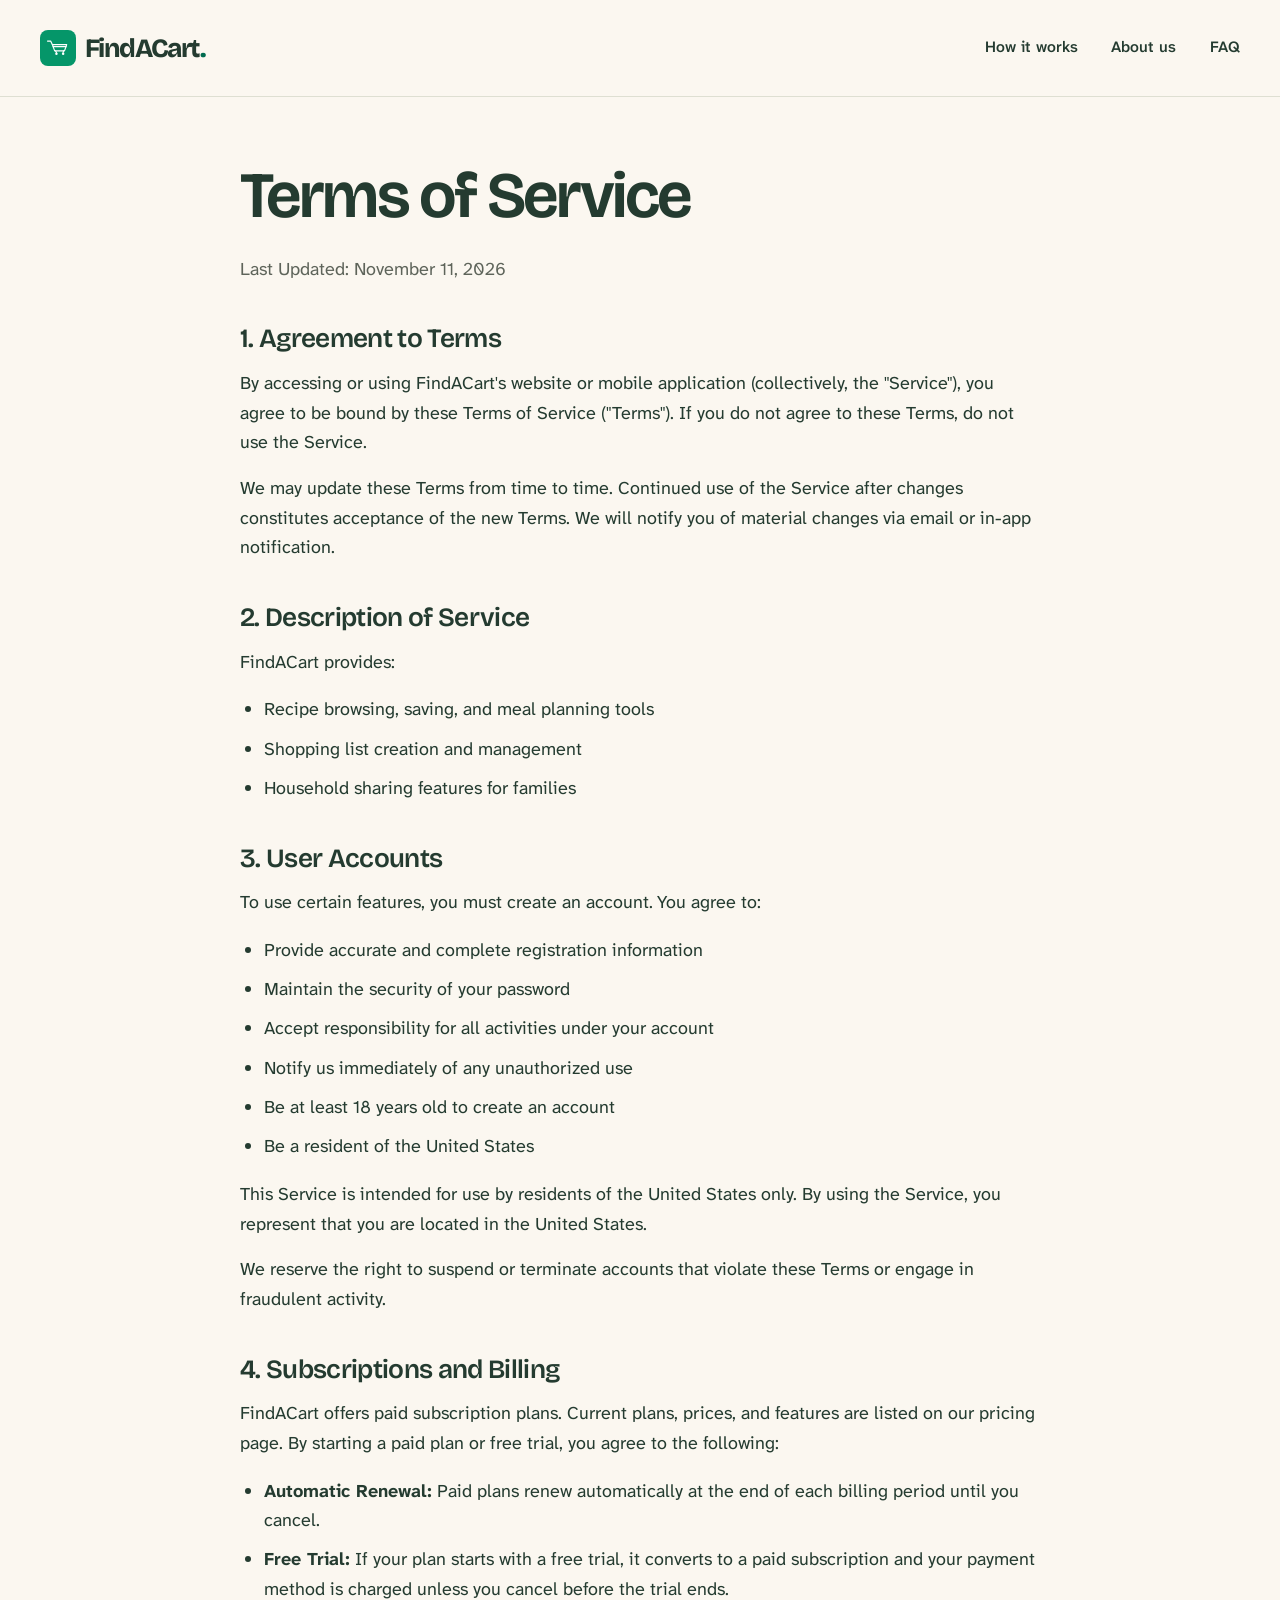
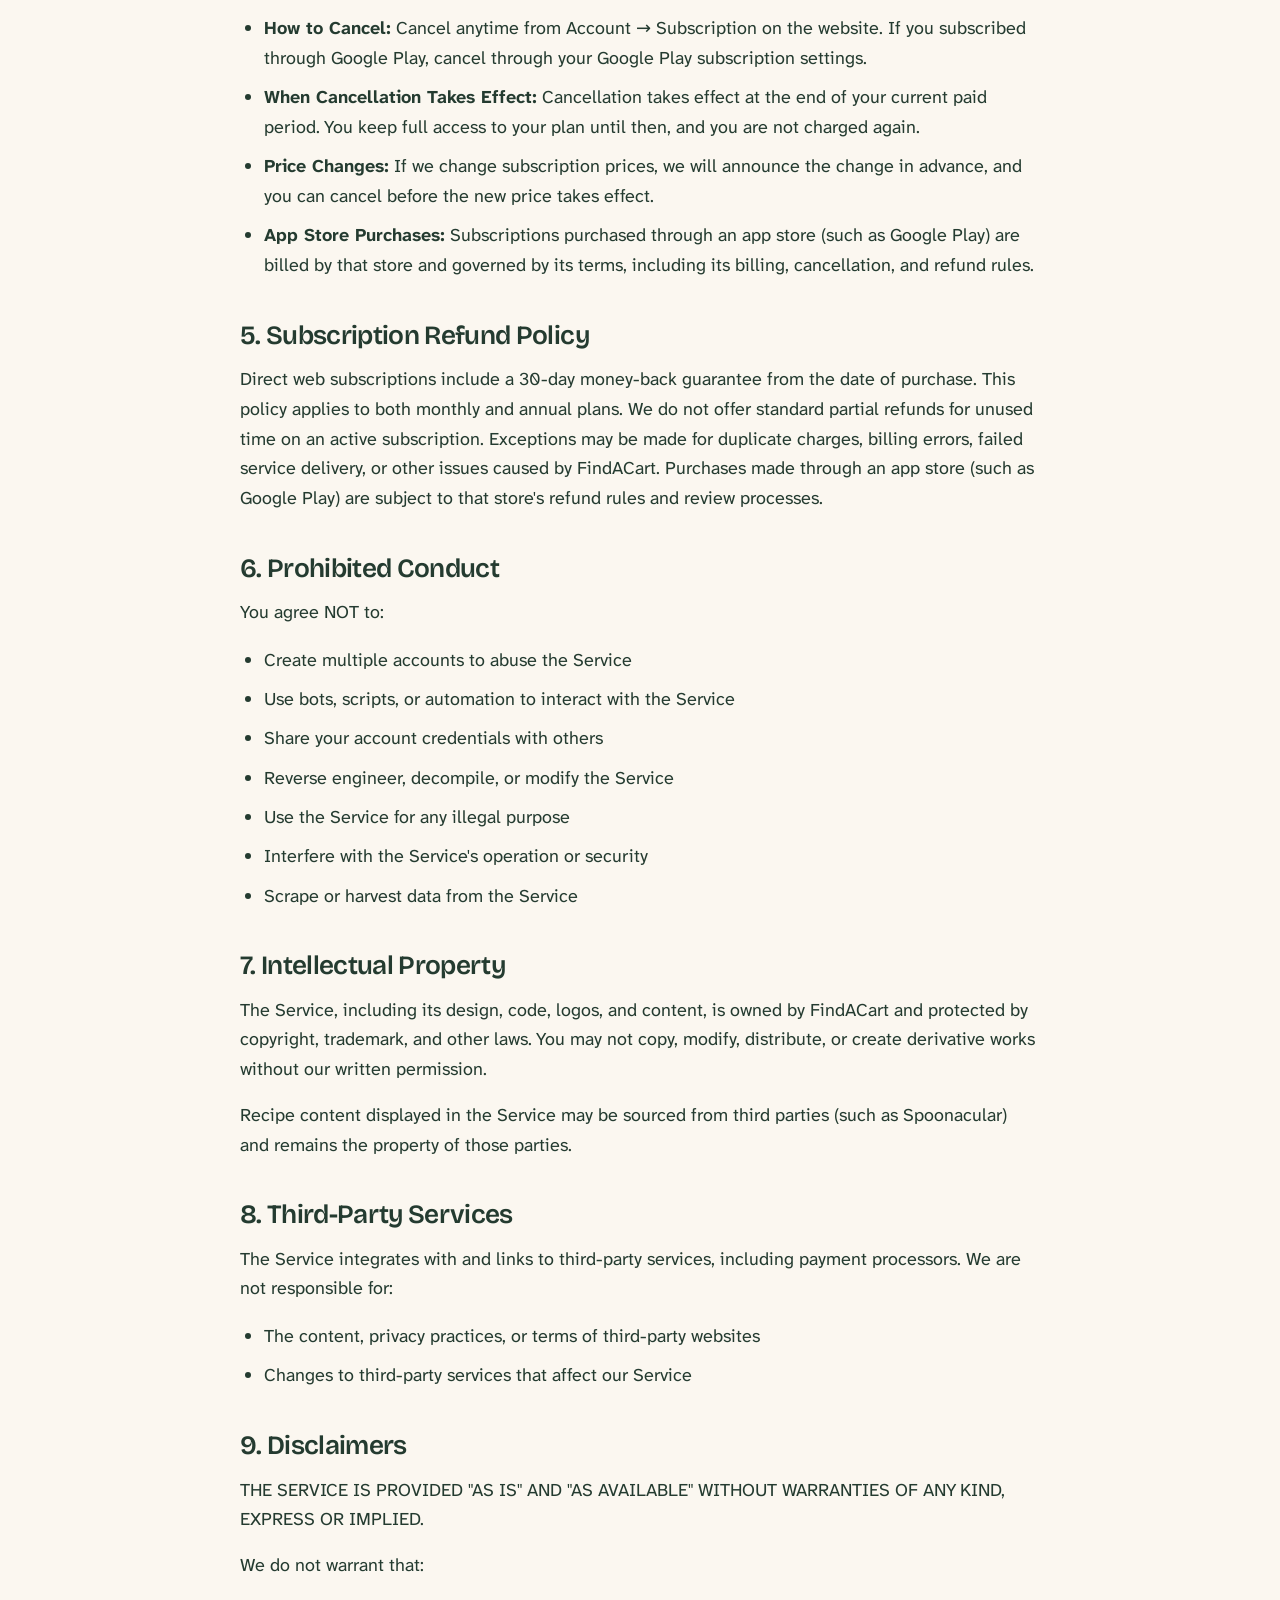
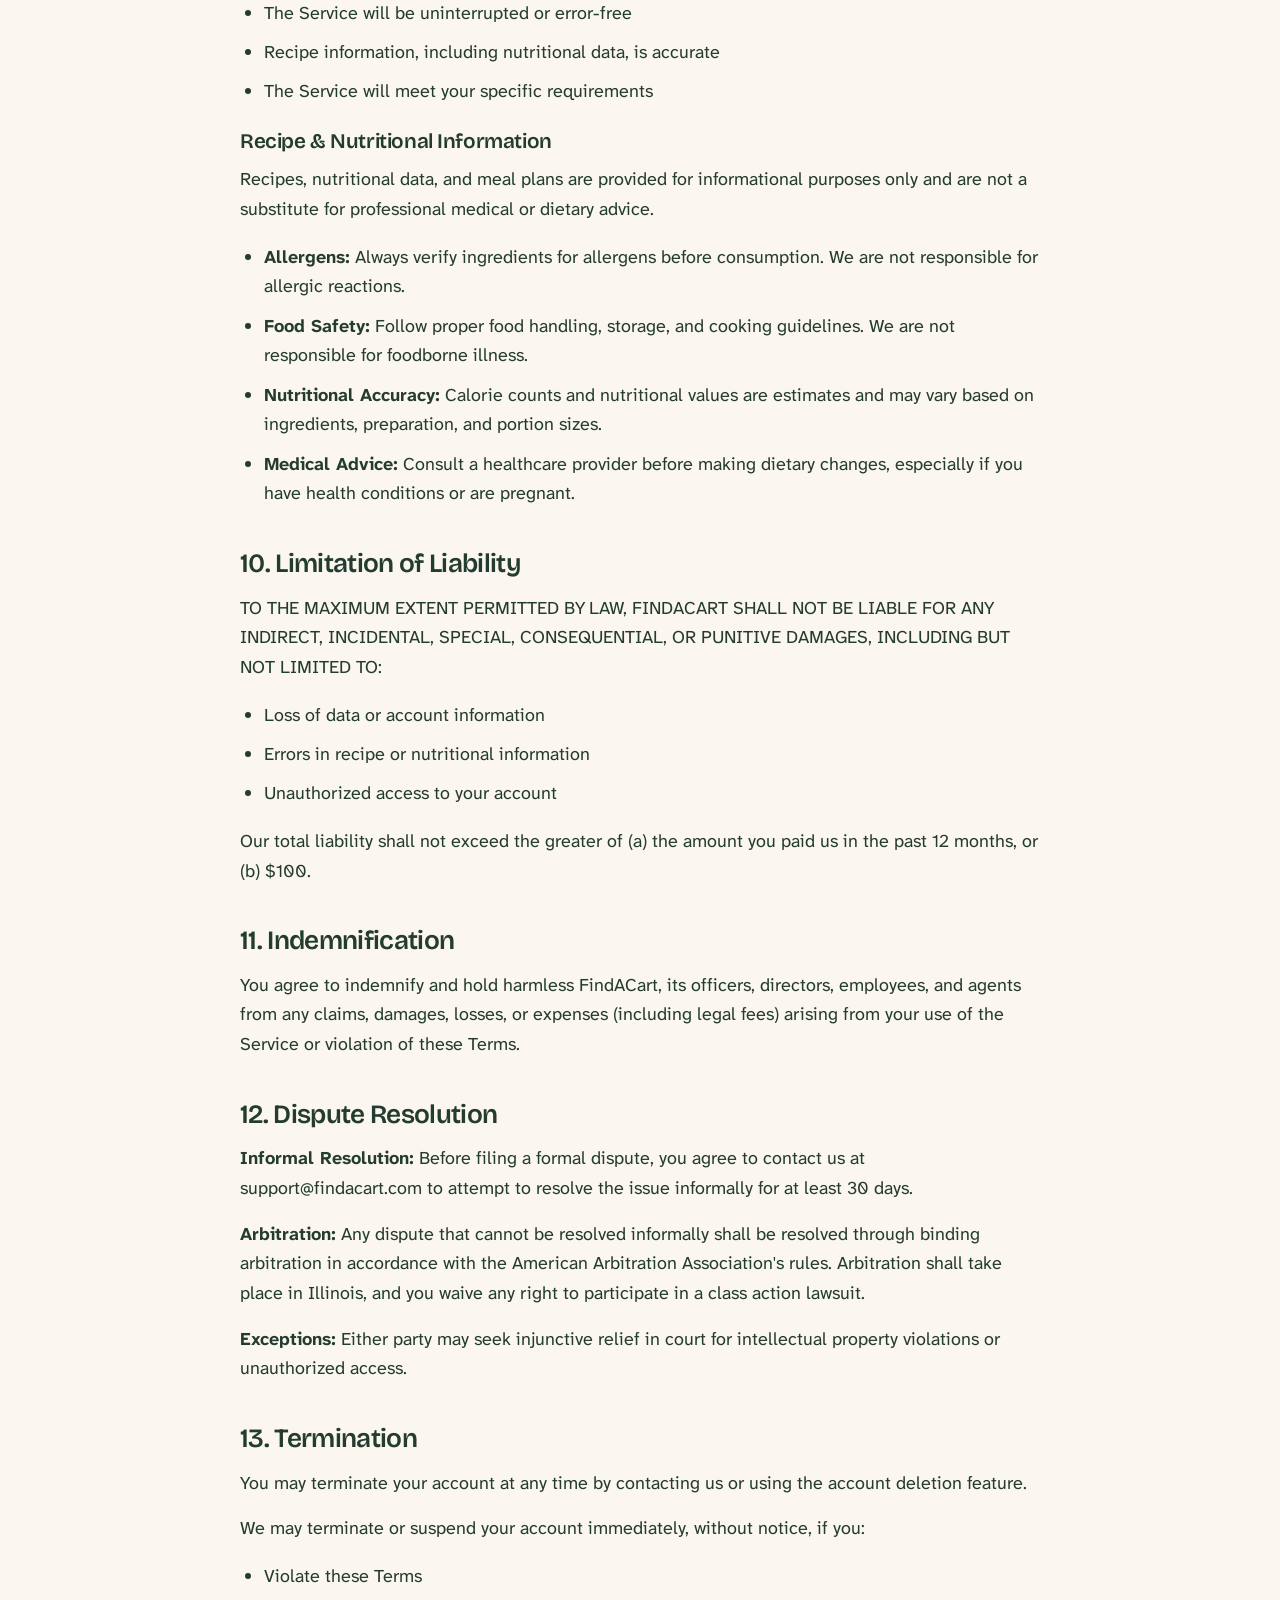
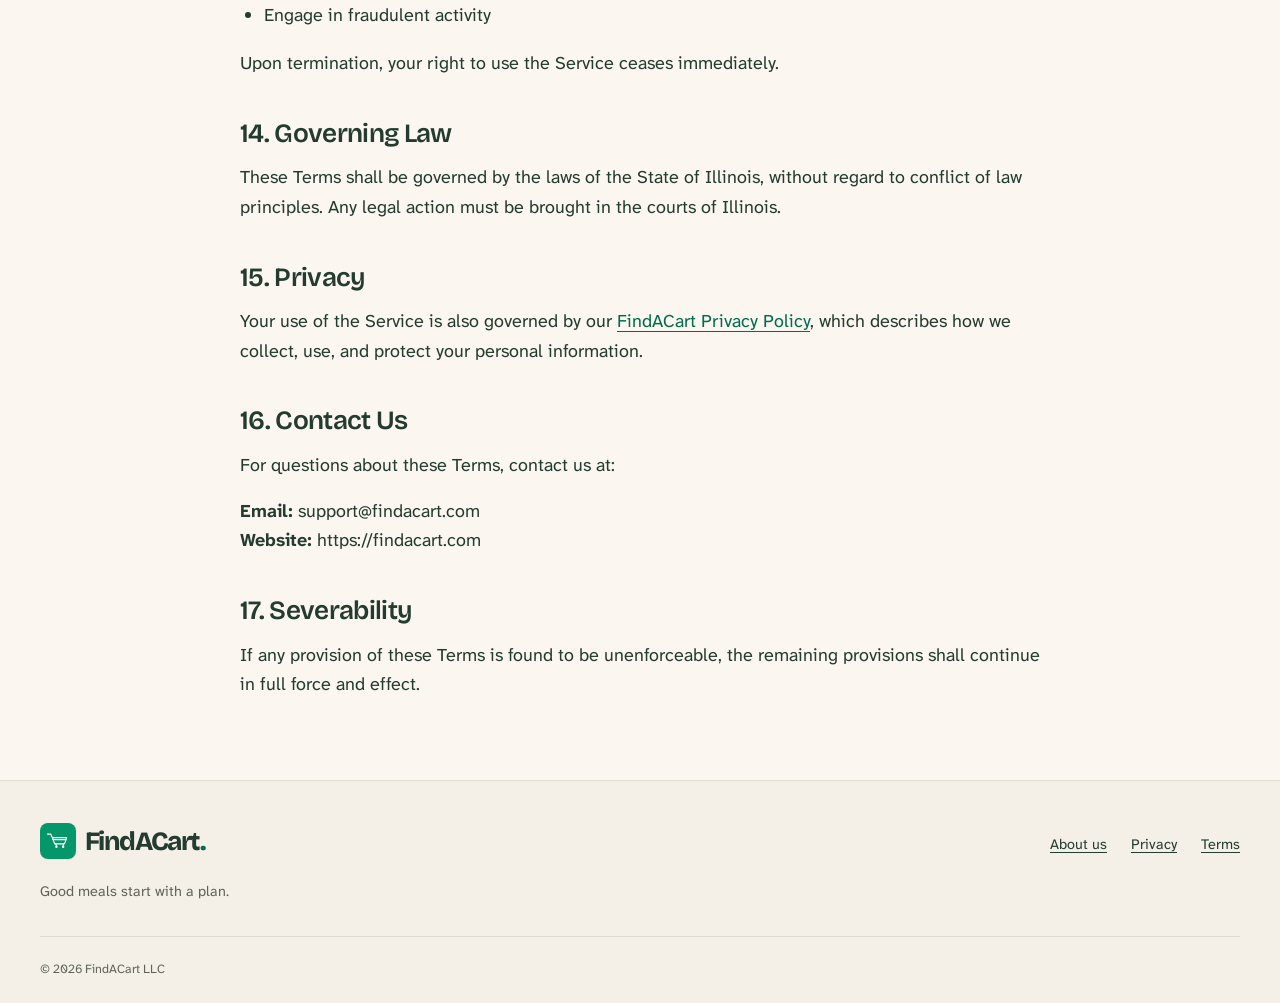
<file: terms/index.html>
<!doctype html>
<html lang="en">
<head>
<meta charset="utf-8">
<meta name="viewport" content="width=device-width, initial-scale=1">
<title>Terms of Service - FindACart</title>
<meta name="description" content="Read FindACart's Terms of Service covering usage of our website and mobile application. Learn about your rights and responsibilities.">
<meta name="robots" content="index, follow">
<link rel="canonical" href="https://findacart.com/terms/">
<meta property="og:type" content="website">
<meta property="og:url" content="https://findacart.com/terms/">
<meta property="og:title" content="Terms of Service - FindACart">
<meta property="og:description" content="Read FindACart's Terms of Service covering usage of our website and mobile application. Learn about your rights and responsibilities.">
<meta property="og:site_name" content="FindACart">
<meta name="theme-color" content="#fbf7f0">
<link rel="icon" href="/favicon.svg" type="image/svg+xml">
<link rel="apple-touch-icon" href="/apple-touch-icon.png">
<link rel="preload" href="/fonts/AtkinsonHyperlegibleNext-variable.woff2" as="font" type="font/woff2" crossorigin>
<link rel="stylesheet" href="/styles.css">
</head>
<body>
<a class="skip-link" href="#main">Skip to content</a>
<header class="site-header">
  <div class="wrap header-inner">
    <a class="brand" href="/" aria-label="FindACart home"><img src="/favicon.svg" alt="" width="36" height="36">FindACart<span class="brand-dot" aria-hidden="true">.</span></a>
    <nav aria-label="Main navigation">
      <a href="/#how-it-works">How it works</a>
      <a href="/#about">About us</a>
      <a href="/#faq">FAQ</a>
    </nav>
  </div>
</header>
<main id="main" class="wrap document-page">
<h1>Terms of Service</h1>
	<p>Last Updated: November 11, 2026</p>
	<div>
		<section>
			<h2>1. Agreement to Terms</h2>
			<p>
				By accessing or using FindACart's website or mobile application (collectively, the
				"Service"), you agree to be bound by these Terms of Service ("Terms"). If you do not agree
				to these Terms, do not use the Service.
			</p>
			<p>
				We may update these Terms from time to time. Continued use of the Service after changes
				constitutes acceptance of the new Terms. We will notify you of material changes via email or
				in-app notification.
			</p>
		</section>
		<section>
			<h2>2. Description of Service</h2>
			<p>FindACart provides:</p>
			<ul>
				<li>Recipe browsing, saving, and meal planning tools</li>
				<li>Shopping list creation and management</li>
				<li>Household sharing features for families</li>
			</ul>
		</section>
		<section>
			<h2>3. User Accounts</h2>
			<p>To use certain features, you must create an account. You agree to:</p>
			<ul>
				<li>Provide accurate and complete registration information</li>
				<li>Maintain the security of your password</li>
				<li>Accept responsibility for all activities under your account</li>
				<li>Notify us immediately of any unauthorized use</li>
				<li>Be at least 18 years old to create an account</li>
				<li>Be a resident of the United States</li>
			</ul>
			<p>
				This Service is intended for use by residents of the United States only. By using the
				Service, you represent that you are located in the United States.
			</p>
			<p>
				We reserve the right to suspend or terminate accounts that violate these Terms or engage in
				fraudulent activity.
			</p>
		</section>
		<section>
			<h2>4. Subscriptions and Billing</h2>
			<p>
				FindACart offers paid subscription plans. Current plans, prices, and features are listed on
				our pricing page.
				By starting a paid plan or free trial, you agree to the following:
			</p>
			<ul>
				<li>
					<strong>Automatic Renewal:</strong> Paid plans renew automatically at the end of each billing
					period until you cancel.
				</li>
				<li>
					<strong>Free Trial:</strong> If your plan starts with a free trial, it converts to a paid subscription
					and your payment method is charged unless you cancel before the trial ends.
				</li>
				<li>
					<strong>How to Cancel:</strong> Cancel anytime from Account → Subscription on the website. If
					you subscribed through Google Play, cancel through your Google Play subscription settings.
				</li>
				<li>
					<strong>When Cancellation Takes Effect:</strong> Cancellation takes effect at the end of your
					current paid period. You keep full access to your plan until then, and you are not charged again.
				</li>
				<li>
					<strong>Price Changes:</strong> If we change subscription prices, we will announce the change
					in advance, and you can cancel before the new price takes effect.
				</li>
				<li>
					<strong>App Store Purchases:</strong> Subscriptions purchased through an app store (such as
					Google Play) are billed by that store and governed by its terms, including its billing, cancellation,
					and refund rules.
				</li>
			</ul>
		</section>
		<section>
			<h2>5. Subscription Refund Policy</h2>
			<div><p>Direct web subscriptions include a 30-day money-back guarantee from the date of purchase. This policy applies to both monthly and annual plans. We do not offer standard partial refunds for unused time on an active subscription. Exceptions may be made for duplicate charges, billing errors, failed service delivery, or other issues caused by FindACart. Purchases made through an app store (such as Google Play) are subject to that store's refund rules and review processes.</p></div>
		</section>
		<section>
			<h2>6. Prohibited Conduct</h2>
			<p>You agree NOT to:</p>
			<ul>
				<li>Create multiple accounts to abuse the Service</li>
				<li>Use bots, scripts, or automation to interact with the Service</li>
				<li>Share your account credentials with others</li>
				<li>Reverse engineer, decompile, or modify the Service</li>
				<li>Use the Service for any illegal purpose</li>
				<li>Interfere with the Service's operation or security</li>
				<li>Scrape or harvest data from the Service</li>
			</ul>
		</section>
		<section>
			<h2>7. Intellectual Property</h2>
			<p>
				The Service, including its design, code, logos, and content, is owned by FindACart and
				protected by copyright, trademark, and other laws. You may not copy, modify, distribute, or
				create derivative works without our written permission.
			</p>
			<p>
				Recipe content displayed in the Service may be sourced from third parties (such as
				Spoonacular) and remains the property of those parties.
			</p>
		</section>
		<section>
			<h2>8. Third-Party Services</h2>
			<p>
				The Service integrates with and links to third-party services, including payment processors.
				We are not responsible for:
			</p>
			<ul>
				<li>The content, privacy practices, or terms of third-party websites</li>
				<li>Changes to third-party services that affect our Service</li>
			</ul>
		</section>
		<section>
			<h2>9. Disclaimers</h2>
			<p>
				THE SERVICE IS PROVIDED "AS IS" AND "AS AVAILABLE" WITHOUT WARRANTIES OF ANY KIND, EXPRESS
				OR IMPLIED.
			</p>
			<p>We do not warrant that:</p>
			<ul>
				<li>The Service will be uninterrupted or error-free</li>
				<li>Recipe information, including nutritional data, is accurate</li>
				<li>The Service will meet your specific requirements</li>
			</ul>
			<h3>Recipe & Nutritional Information</h3>
			<p>
				Recipes, nutritional data, and meal plans are provided for informational purposes only and
				are not a substitute for professional medical or dietary advice.
			</p>
			<ul>
				<li>
					<strong>Allergens:</strong> Always verify ingredients for allergens before consumption. We are
					not responsible for allergic reactions.
				</li>
				<li>
					<strong>Food Safety:</strong> Follow proper food handling, storage, and cooking guidelines.
					We are not responsible for foodborne illness.
				</li>
				<li>
					<strong>Nutritional Accuracy:</strong> Calorie counts and nutritional values are estimates and
					may vary based on ingredients, preparation, and portion sizes.
				</li>
				<li>
					<strong>Medical Advice:</strong> Consult a healthcare provider before making dietary changes,
					especially if you have health conditions or are pregnant.
				</li>
			</ul>
		</section>
		<section>
			<h2>10. Limitation of Liability</h2>
			<p>
				TO THE MAXIMUM EXTENT PERMITTED BY LAW, FINDACART SHALL NOT BE LIABLE FOR ANY INDIRECT,
				INCIDENTAL, SPECIAL, CONSEQUENTIAL, OR PUNITIVE DAMAGES, INCLUDING BUT NOT LIMITED TO:
			</p>
			<ul>
				<li>Loss of data or account information</li>
				<li>Errors in recipe or nutritional information</li>
				<li>Unauthorized access to your account</li>
			</ul>
			<p>
				Our total liability shall not exceed the greater of (a) the amount you paid us in the past
				12 months, or (b) $100.
			</p>
		</section>
		<section>
			<h2>11. Indemnification</h2>
			<p>
				You agree to indemnify and hold harmless FindACart, its officers, directors, employees, and
				agents from any claims, damages, losses, or expenses (including legal fees) arising from
				your use of the Service or violation of these Terms.
			</p>
		</section>
		<section>
			<h2>12. Dispute Resolution</h2>
			<p>
				<strong>Informal Resolution:</strong> Before filing a formal dispute, you agree to contact us
				at support@findacart.com to attempt to resolve the issue informally for at least 30 days.
			</p>
			<p>
				<strong>Arbitration:</strong> Any dispute that cannot be resolved informally shall be resolved
				through binding arbitration in accordance with the American Arbitration Association's rules. Arbitration
				shall take place in Illinois, and you waive any right to participate in a class action lawsuit.
			</p>
			<p>
				<strong>Exceptions:</strong> Either party may seek injunctive relief in court for intellectual
				property violations or unauthorized access.
			</p>
		</section>
		<section>
			<h2>13. Termination</h2>
			<p>
				You may terminate your account at any time by contacting us or using the account deletion
				feature.
			</p>
			<p>We may terminate or suspend your account immediately, without notice, if you:</p>
			<ul>
				<li>Violate these Terms</li>
				<li>Engage in fraudulent activity</li>
			</ul>
			<p>Upon termination, your right to use the Service ceases immediately.</p>
		</section>
		<section>
			<h2>14. Governing Law</h2>
			<p>
				These Terms shall be governed by the laws of the State of Illinois, without regard to
				conflict of law principles. Any legal action must be brought in the courts of Illinois.
			</p>
		</section>
		<section>
			<h2>15. Privacy</h2>
			<p>
				Your use of the Service is also governed by our <a href="/privacy">FindACart Privacy Policy</a>, which describes how we collect, use, and protect your personal information.
			</p>
		</section>
		<section>
			<h2>16. Contact Us</h2>
			<p>For questions about these Terms, contact us at:</p>
			<p>
				<strong>Email:</strong> support@findacart.com<br />
				<strong>Website:</strong> https://findacart.com
			</p>
		</section>
		<section>
			<h2>17. Severability</h2>
			<p>
				If any provision of these Terms is found to be unenforceable, the remaining provisions shall
				continue in full force and effect.
			</p>
		</section>
	</div>

</main>
<footer class="site-footer">
  <div class="wrap footer-top">
    <div><a class="brand" href="/"><img src="/favicon.svg" alt="" width="32" height="32">FindACart<span class="brand-dot" aria-hidden="true">.</span></a><p>Good meals start with a plan.</p></div>
    <nav aria-label="Company and legal information">
      <a href="/#about">About us</a><a href="/privacy/">Privacy</a><a href="/terms/">Terms</a>
    </nav>
  </div>
  <div class="wrap footer-bottom"><p>&copy; 2026 FindACart LLC</p></div>
</footer>
</body>
</html>
</file>
<file: styles.css>
@font-face {
  font-family: 'Atkinson Hyperlegible Next'; font-style: normal; font-weight: 200 800;
  font-display: swap; src: url('/fonts/AtkinsonHyperlegibleNext-variable.woff2') format('woff2');
}
@font-face {
  font-family: 'Bricolage Grotesque'; font-style: normal; font-weight: 200 800;
  font-display: swap; src: url('/fonts/BricolageGrotesque-variable.woff2') format('woff2');
}
:root {
  color-scheme: light;
  --paper: #fbf7f0; --ink: #243b30; --green: #006b4f; --muted: #5e645a;
  --line: #dedfd2; --sage: #eaf0df; --peach: #f6e5d7; --white: #fffefa;
  --display: 'Bricolage Grotesque', system-ui, sans-serif;
  --body: 'Atkinson Hyperlegible Next', system-ui, sans-serif;
}
*, *::before, *::after { box-sizing: border-box; }
html { scroll-padding-top: 2rem; -webkit-text-size-adjust: 100%; }
body { margin: 0; background: var(--paper); color: var(--ink); font: 1.125rem/1.65 var(--body); overflow-wrap: anywhere; }
main { min-height: 55vh; }
a { color: var(--green); text-underline-offset: .22em; text-decoration-thickness: 1px; }
a:hover { text-decoration-thickness: 2px; }
a, summary { -webkit-tap-highlight-color: transparent; }
:focus-visible { outline: 3px solid var(--green); outline-offset: 5px; }
h1, h2, h3, h4, .brand { font-family: var(--display); line-height: 1.08; letter-spacing: -.04em; }
h1, h2, h3, h4, p, figure { margin: 0; }
h1 { font-size: clamp(2.8rem, 5.05vw, 4.4rem); font-weight: 650; }
h2 { font-size: clamp(2.15rem, 3.5vw, 3.2rem); font-weight: 600; }
h3 { font-size: clamp(1.8rem, 2.6vw, 2.5rem); font-weight: 600; }
h4 { font-size: 1.5rem; font-weight: 600; }
p + p { margin-top: 1rem; }
img { display: block; max-width: 100%; height: auto; }
button, input, summary { font: inherit; }
.wrap { width: min(1200px, calc(100% - 80px)); margin-inline: auto; }
.skip-link { position: absolute; top: .5rem; left: .5rem; z-index: 10; padding: .75rem 1.2rem; background: var(--white); transform: translateY(-200%); }
.skip-link:focus { transform: translateY(0); }
.site-header { border-bottom: 1px solid var(--line); }
.header-inner { min-height: 96px; display: flex; align-items: center; justify-content: space-between; gap: 2rem; }
.brand { display: inline-flex; align-items: center; gap: .55rem; font-size: 1.65rem; font-weight: 750; color: var(--ink); text-decoration: none; letter-spacing: -.055em; }
.brand img { flex: 0 0 auto; width: 36px; height: 36px; }
.brand-dot { color: var(--green); margin-left: -.5rem; }
.site-header nav { display: flex; align-items: center; gap: 2.1rem; }
.site-header nav a { display: flex; align-items: center; min-height: 44px; color: var(--ink); text-decoration: none; font-size: .98rem; font-weight: 550; }
.site-header nav a:hover { color: var(--green); text-decoration: underline; }
.site-header nav a:last-child { gap: .6rem; }
.hero { display: grid; grid-template-columns: 1fr 1fr; gap: 3.25rem; padding-block: 68px 72px; align-items: center; }
.eyebrow { color: var(--green); font-size: .79rem; font-weight: 700; letter-spacing: .12em; text-transform: uppercase; margin-bottom: 1.4rem; }
.hero .eyebrow { display: flex; align-items: center; gap: .6rem; }
.status-dot { flex: 0 0 auto; width: 8px; height: 8px; border-radius: 50%; background: var(--green); }
.hero h1 { margin-bottom: 1.45rem; }
.hero h1 span { color: var(--green); }
.hero-description { font-size: 1.2rem; color: var(--muted); max-width: 43ch; line-height: 1.65; }
.button { display: inline-flex; justify-content: center; align-items: center; gap: 1.5rem; min-height: 52px; padding: .8rem 1.4rem; border: 1px solid var(--green); border-radius: 7px; background: var(--green); color: white; font-size: 1rem; font-weight: 600; text-decoration: none; }
.button:hover { background: #07563f; border-color: #07563f; }
.button span { font-size: 1.3rem; line-height: 1; }
.hero .button { margin-top: 1.9rem; }
.launch-note { margin-top: 1rem; font-size: .85rem; color: var(--muted); }
.hero-visual { position: relative; }
.hero-photo { width: 100%; aspect-ratio: 1.12; object-fit: cover; border-radius: 150px 12px 12px 12px; }
.hero-visual figcaption { margin-top: .65rem; font-size: .75rem; line-height: 1.4; color: var(--muted); text-align: right; }
.product-section { padding-block: 80px 88px; border-top: 1px solid var(--line); }
.section-intro { max-width: 720px; margin-bottom: 40px; }
.section-intro .eyebrow { margin-bottom: 1rem; }
.section-intro > p:last-child { margin-top: 1.25rem; color: var(--muted); max-width: 54ch; }
.product-grid { display: grid; grid-template-columns: 1fr 1fr; gap: 40px; }
.product-feature { min-width: 0; }
.product-feature h3 { font-size: clamp(1.5rem, 2.3vw, 2rem); margin-top: 1.5rem; letter-spacing: -.035em; }
.product-feature > p { color: var(--muted); margin-top: .75rem; max-width: 44ch; font-size: 1.05rem; }
.product-visual { min-width: 0; height: 340px; padding: 24px; display: grid; place-items: center; overflow: hidden; border-radius: 16px; }
.planner-visual { background: #eaf0e3; }
.shopping-visual { background: #f3e9dd; }
.product-detail { width: 100%; max-width: 358px; border-radius: 20px; }
.preview-note { margin-top: 1.75rem; font-size: .8rem; color: var(--muted); }
.company-email a { display: inline-block; padding-block: .5rem; }
.company-section { padding-block: 90px; background: #edf0e6; border-block: 1px solid var(--line); }
.company-grid { display: grid; grid-template-columns: 1fr 1fr; gap: 7%; }
.company-copy > p { color: var(--muted); }
.faq-section { display: grid; grid-template-columns: 1fr 1fr; gap: 7%; padding-block: 100px; }
.faq-list { border-top: 1px solid var(--line); }
.faq-list details { border-bottom: 1px solid var(--line); }
.faq-list summary { cursor: pointer; padding: 1.2rem .2rem; font-weight: 600; font-size: 1.05rem; line-height: 1.45; }
.faq-list summary::marker { color: var(--green); }
.faq-list details > p { color: var(--muted); font-size: 1rem; padding: 0 .2rem 1.5rem; }
.site-footer { border-top: 1px solid var(--line); background: #f4f0e8; padding-block: 42px 24px; }
.footer-top { display: flex; gap: 2rem; justify-content: space-between; align-items: flex-start; padding-bottom: 32px; }
.footer-top > div > p { margin-top: .7rem; color: var(--muted); font-size: .9rem; }
.footer-top nav { display: flex; flex-wrap: wrap; gap: .2rem 1.5rem; max-width: 28rem; }
.footer-top nav a { display: inline-flex; align-items: center; min-height: 44px; font-size: .9rem; color: var(--ink); }
.footer-bottom { display: flex; justify-content: space-between; gap: 1rem; padding-top: 22px; border-top: 1px solid var(--line); color: var(--muted); font-size: .78rem; }
.footer-bottom p { margin: 0; }
.document-page { max-width: 800px; padding-block: 64px 80px; }
.document-page h1 { margin-bottom: 1.5rem; }
.document-page > p { color: var(--muted); margin-bottom: 2.5rem; }
.document-page h2 { font-size: 1.65rem; margin-bottom: 1rem; letter-spacing: -.025em; }
.document-page h3 { font-size: 1.3rem; margin-block: 1.5rem .75rem; letter-spacing: -.02em; }
.document-page section + section { margin-top: 2.5rem; }
.document-page ul, .document-page ol { padding-left: 1.5rem; }
.document-page li + li { margin-top: .6rem; }
.document-page .card { background: var(--sage); padding: 1.7rem; border-radius: 8px; border: 1px solid var(--line); }
@media (min-width: 1600px) { .hero { gap: 4.5rem; } }
@media (max-width: 1000px) {
  .wrap { width: calc(100% - 56px); }
  .hero { gap: 2rem; }
  .hero h1 { font-size: clamp(2.5rem, 5vw, 3.5rem); }
  .hero-photo { aspect-ratio: .85; border-top-left-radius: 100px; }
  .site-header nav { gap: 1.4rem; }
}
@media (max-width: 760px) {
  .wrap { width: calc(100% - 40px); }
  .header-inner { flex-direction: column; align-items: flex-start; gap: .5rem; padding-block: 20px 8px; }
  .site-header nav { width: 100%; justify-content: space-between; gap: 0 .7rem; flex-wrap: wrap; }
  .site-header nav a { font-size: .85rem; white-space: nowrap; overflow-wrap: normal; }
  .site-header nav a:last-child { gap: .2rem; }
  .brand { font-size: 1.5rem; }
  .hero { grid-template-columns: 1fr; gap: 2.5rem; padding-block: 44px 36px; }
  .hero h1 { font-size: clamp(2.55rem, 8.9vw, 4rem); }
  .hero-description { font-size: 1.1rem; max-width: 48ch; }
  .hero-photo { aspect-ratio: 1.25; border-radius: 80px 10px 10px 10px; }
  .hero-visual { margin-left: 0; }
  .hero-visual figcaption { text-align: left; }
  .product-section { padding-block: 64px; }
  .company-grid, .faq-section { grid-template-columns: 1fr; gap: 2rem; }
  .product-grid { grid-template-columns: 1fr; gap: 40px; }
  .product-visual { height: 280px; padding: 20px; }
  .product-feature h3 { margin-top: 1.1rem; font-size: 1.55rem; }
  .preview-note { max-width: 33ch; }
  .company-section { padding-block: 60px; }
  .faq-section { padding-block: 64px; }
  .footer-top, .footer-bottom { flex-direction: column; gap: 1rem; }
  .footer-top nav { gap: .1rem 1.2rem; }
  .document-page { padding-block: 45px 60px; font-size: 1.05rem; }
}
@media (prefers-reduced-motion: no-preference) {
  html { scroll-behavior: smooth; }
  .button { transition: background-color .15s ease; }
}
@media print {
  .site-header nav, .skip-link, .site-footer, .button { display: none; }
  .wrap { width: 100%; }
  body { background: white; font-size: 11pt; }
  .product-feature { break-inside: avoid; }
  .hero, .product-section, .company-section, .faq-section { padding-block: 20px; }
  .hero-photo { max-height: 350px; }
}
</file>
